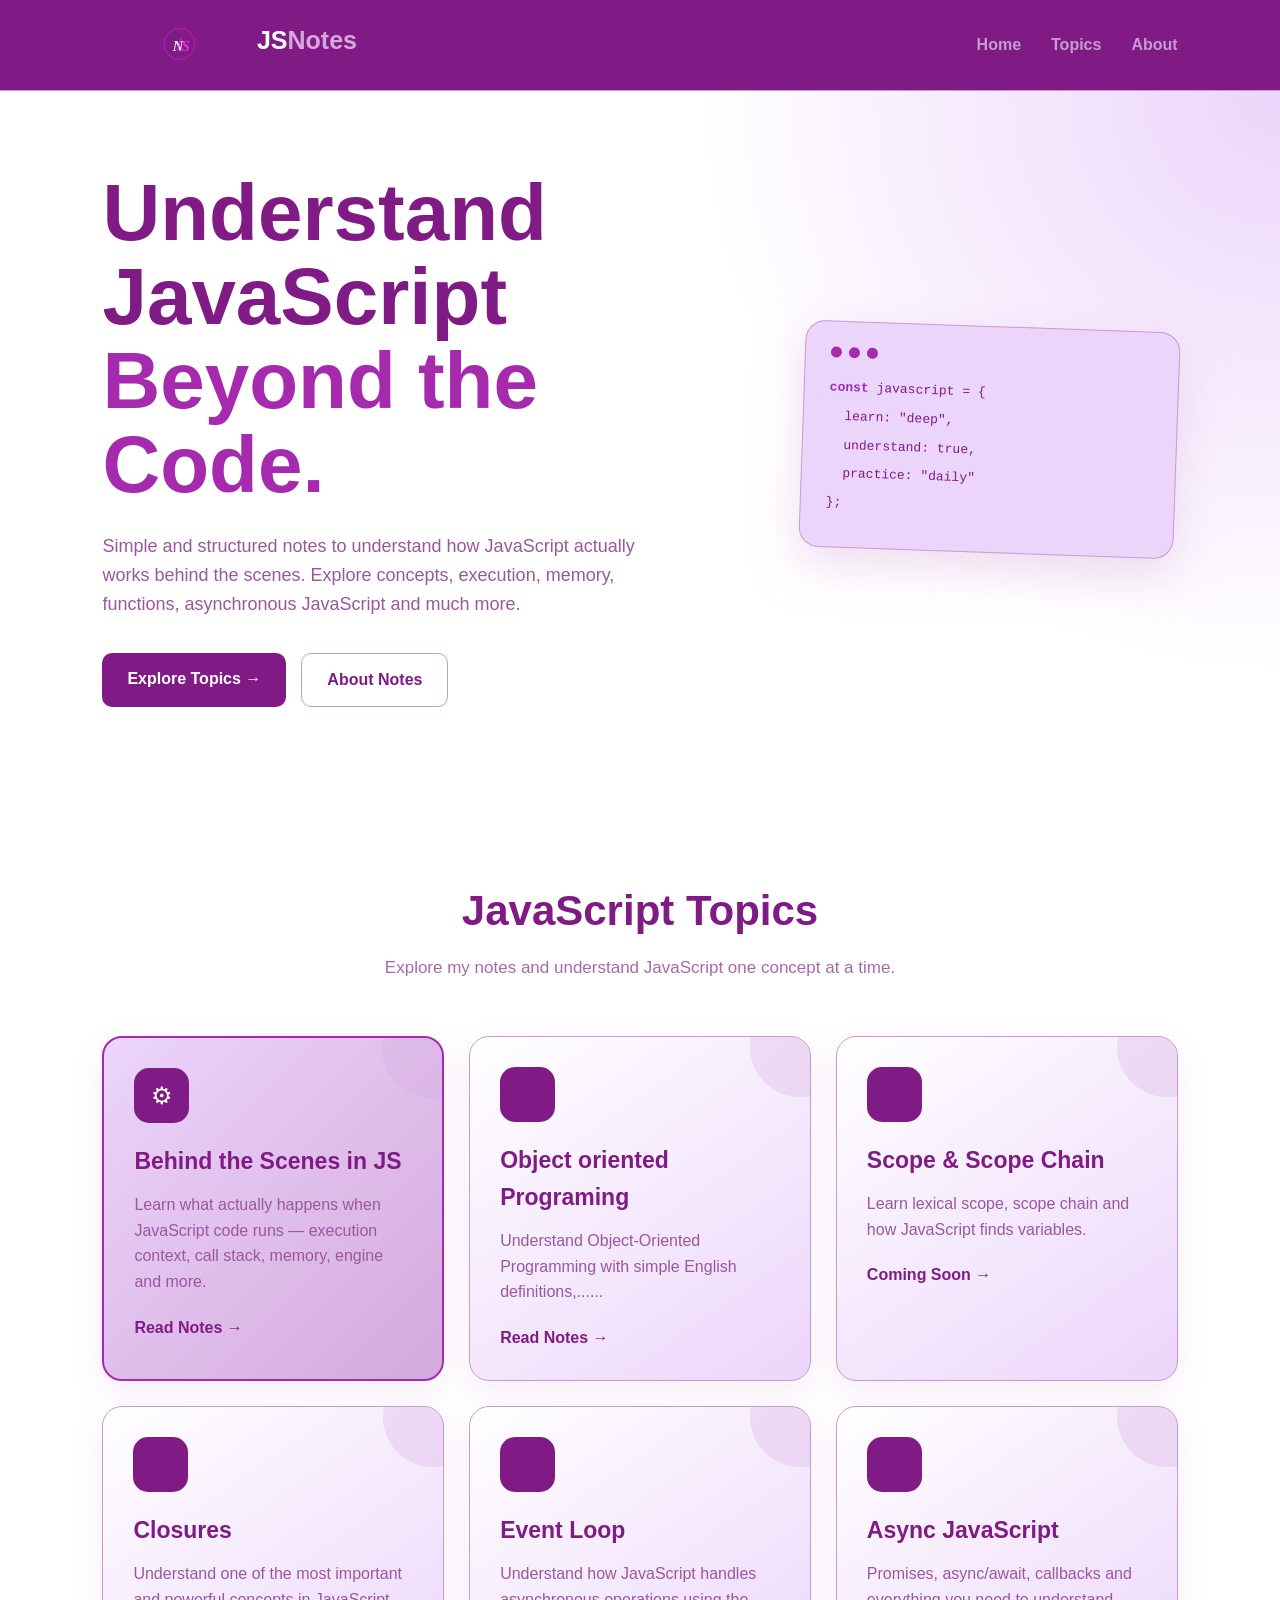
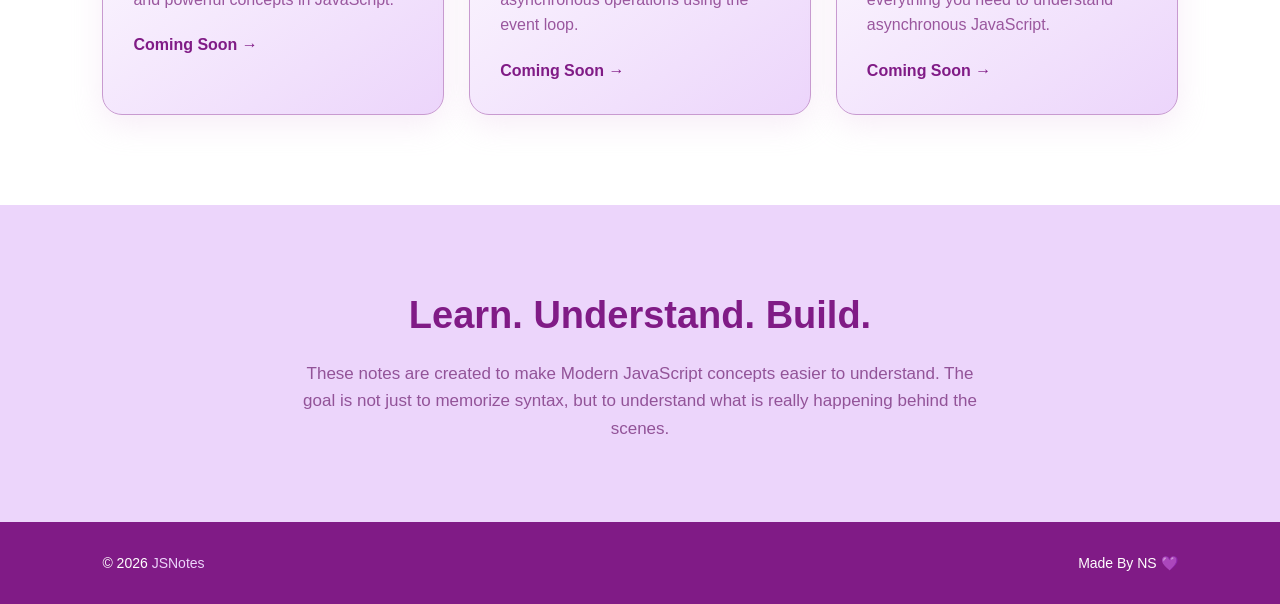
<file: index.html>
<!DOCTYPE html>
<html lang="en">

<head>
    <meta charset="UTF-8">
    <meta name="viewport" content="width=device-width, initial-scale=1.0">

    <title>Modern JavaScript Notes</title>
    <link rel="stylesheet" href="style.css">
</head>

<body>

    <!-- ================= NAVBAR ================= -->

    <nav>

        <div class="logo">
            <img src="image/logoT.svg" alt="">
            JS<span>Notes</span>
        </div>

        <ul>
            <li><a href="#home">Home</a></li>
            <li><a href="#topics">Topics</a></li>
            <li><a href="#about">About</a></li>
        </ul>

    </nav>


    <!-- ================= HERO ================= -->

    <section class="hero" id="home">

        <div class="hero-content">
            <h1>
                Understand JavaScript
                <span>Beyond the Code.</span>
            </h1>

            <p>
                Simple and structured notes to understand how
                JavaScript actually works behind the scenes.
                Explore concepts, execution, memory, functions,
                asynchronous JavaScript and much more.
            </p>

            <div class="hero-buttons">

                <a href="#topics" class="btn btn-primary">
                    Explore Topics →
                </a>

                <a href="#about" class="btn btn-secondary">
                    About Notes
                </a>

            </div>

        </div>

        <!-- CODE CARD -->
        <div class="hero-code">
            <div class="dots">
                <span></span>
                <span></span>
                <span></span>
            </div>

            <div class="code-line">
                <span class="code-keyword">const</span>
                javascript = {
            </div>

            <div class="code-line">
                &nbsp;&nbsp;learn: "deep",
            </div>

            <div class="code-line">
                &nbsp;&nbsp;understand: true,
            </div>

            <div class="code-line">
                &nbsp;&nbsp;practice: "daily"
            </div>

            <div class="code-line">
                };
            </div>

        </div>

    </section>


    <!-- ================= TOPICS ================= -->

    <section class="topics" id="topics">

        <div class="section-heading">

            <h2>JavaScript Topics</h2>

            <p>
                Explore my notes and understand JavaScript
                one concept at a time.
            </p>

        </div>


        <div class="cards">

            <!-- FEATURED -->
            <div class="card featured">

                <div class="card-icon">
                    ⚙
                </div>

                <h3>
                    Behind the Scenes in JS
                </h3>

                <p>
                    Learn what actually happens when JavaScript
                    code runs — execution context, call stack,
                    memory, engine and more.
                </p>

                <a href="./behindtheScene/Behind_the_scene.html" target="_blank">
                    Read Notes →
                </a>

            </div>

            <!-- OOP -->

            <div class="card">

                <div class="card-icon">
                    
                </div>

                <h3>
                    Object oriented Programing
                </h3>

                <p>
                    Understand Object-Oriented Programming with
                simple English definitions,......
                </p>

                <a href="./oop/oop.html" target="_blank">
                    Read Notes →
                </a>

            </div>


            <!-- CARD 3 -->

            <div class="card">

                <div class="card-icon">
                    
                </div>

                <h3>
                    Scope & Scope Chain
                </h3>

                <p>
                    Learn lexical scope, scope chain and how
                    JavaScript finds variables.
                </p>

                <a href="#">
                    Coming Soon →
                </a>

            </div>


            <!-- CARD 4 -->

            <div class="card">

                <div class="card-icon">
                    
                </div>

                <h3>
                    Closures
                </h3>

                <p>
                    Understand one of the most important and
                    powerful concepts in JavaScript.
                </p>

                <a href="#">
                    Coming Soon →
                </a>

            </div>


            <!-- CARD 5 -->

            <div class="card">

                <div class="card-icon">
                    
                </div>

                <h3>
                    Event Loop
                </h3>

                <p>
                    Understand how JavaScript handles asynchronous
                    operations using the event loop.
                </p>

                <a href="#">
                    Coming Soon →
                </a>

            </div>

            <!-- CARD 6 -->
            <div class="card">

                <div class="card-icon">
                    
                </div>

                <h3>
                    Async JavaScript
                </h3>

                <p>
                    Promises, async/await, callbacks and everything
                    you need to understand asynchronous JavaScript.
                </p>

                <a href="#">
                    Coming Soon →
                </a>

            </div>
        </div>
    </section>

    <!-- ================= ABOUT ================= -->
    <section class="about" id="about">
        <h2>
            Learn. Understand. Build.
        </h2>
        <p>
            These notes are created to make Modern JavaScript
            concepts easier to understand. The goal is not just
            to memorize syntax, but to understand what is really
            happening behind the scenes.
        </p>
    </section>

    <!-- ================= FOOTER ================= -->
    <footer>

        <p>
            © 2026 <span>JSNotes</span>
        </p>

        <p>
            Made By NS 💜
        </p>

    </footer>


</body>

</html>
</file>
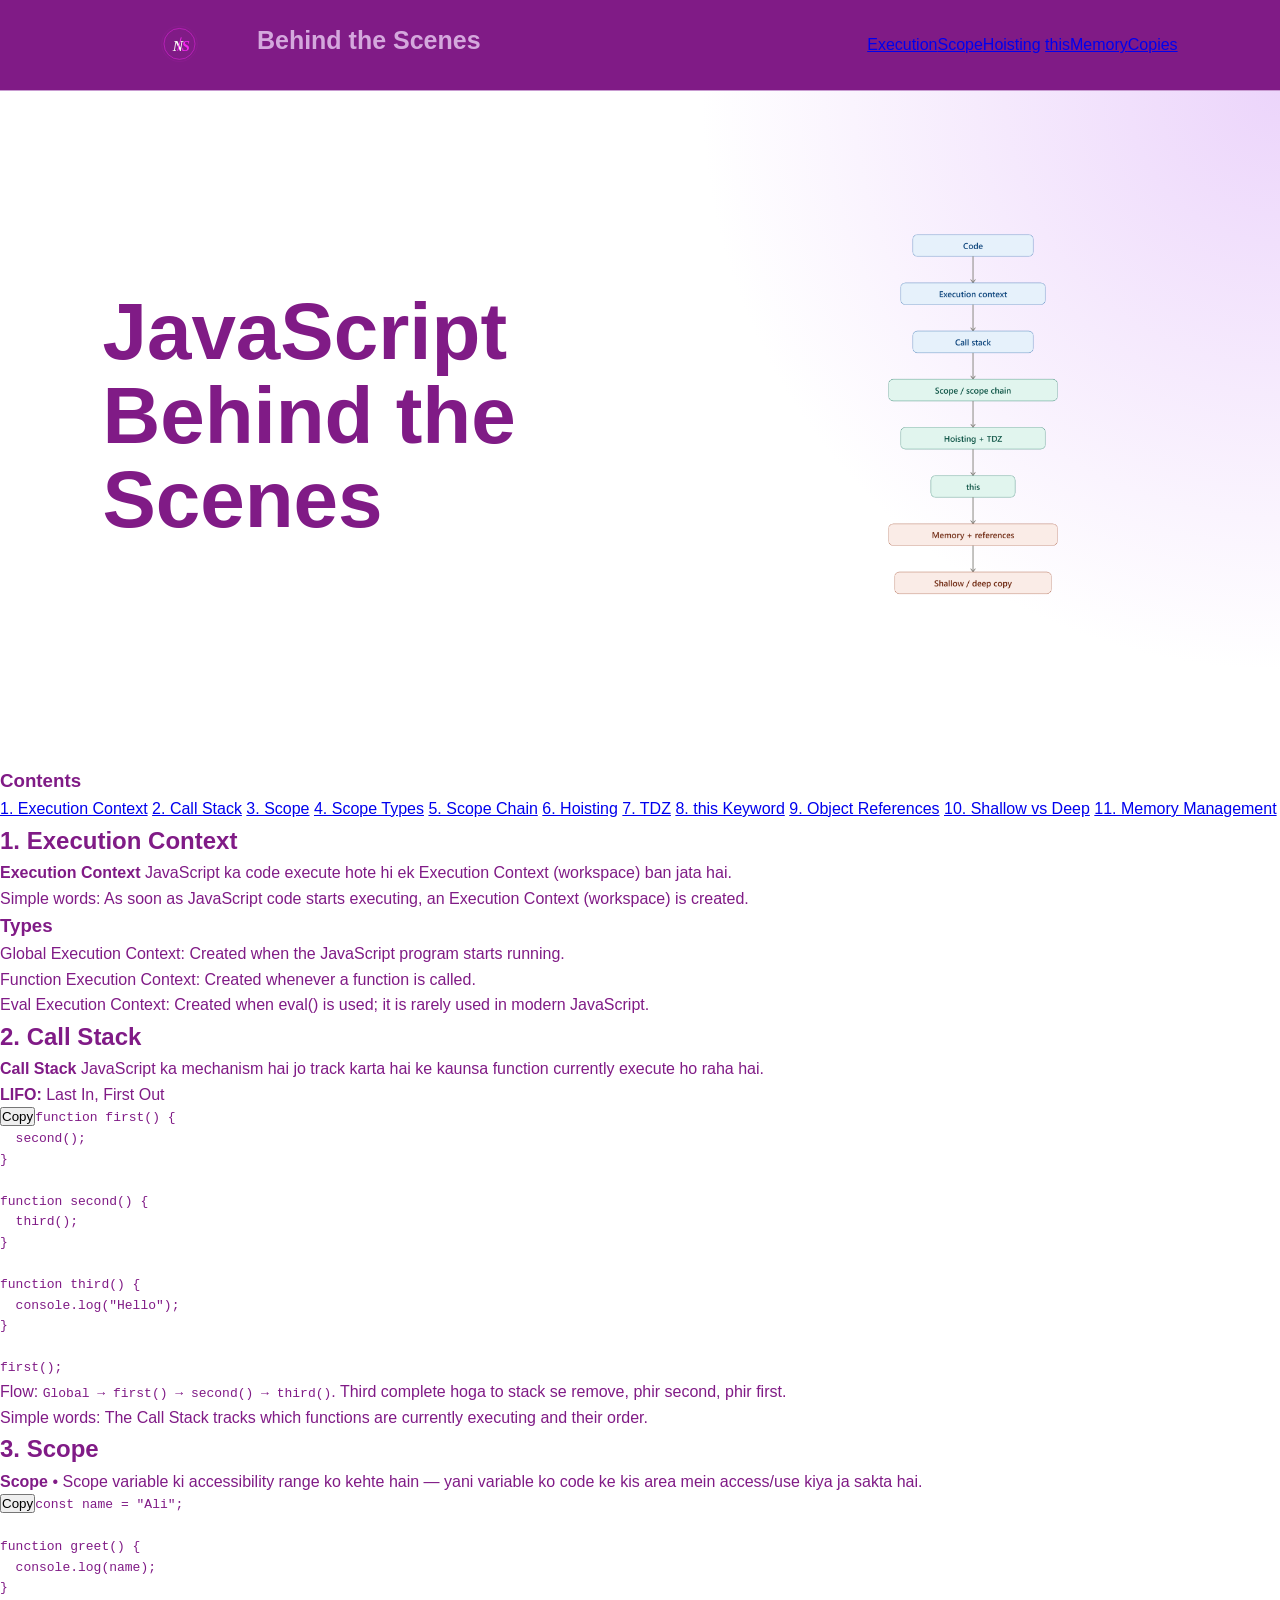
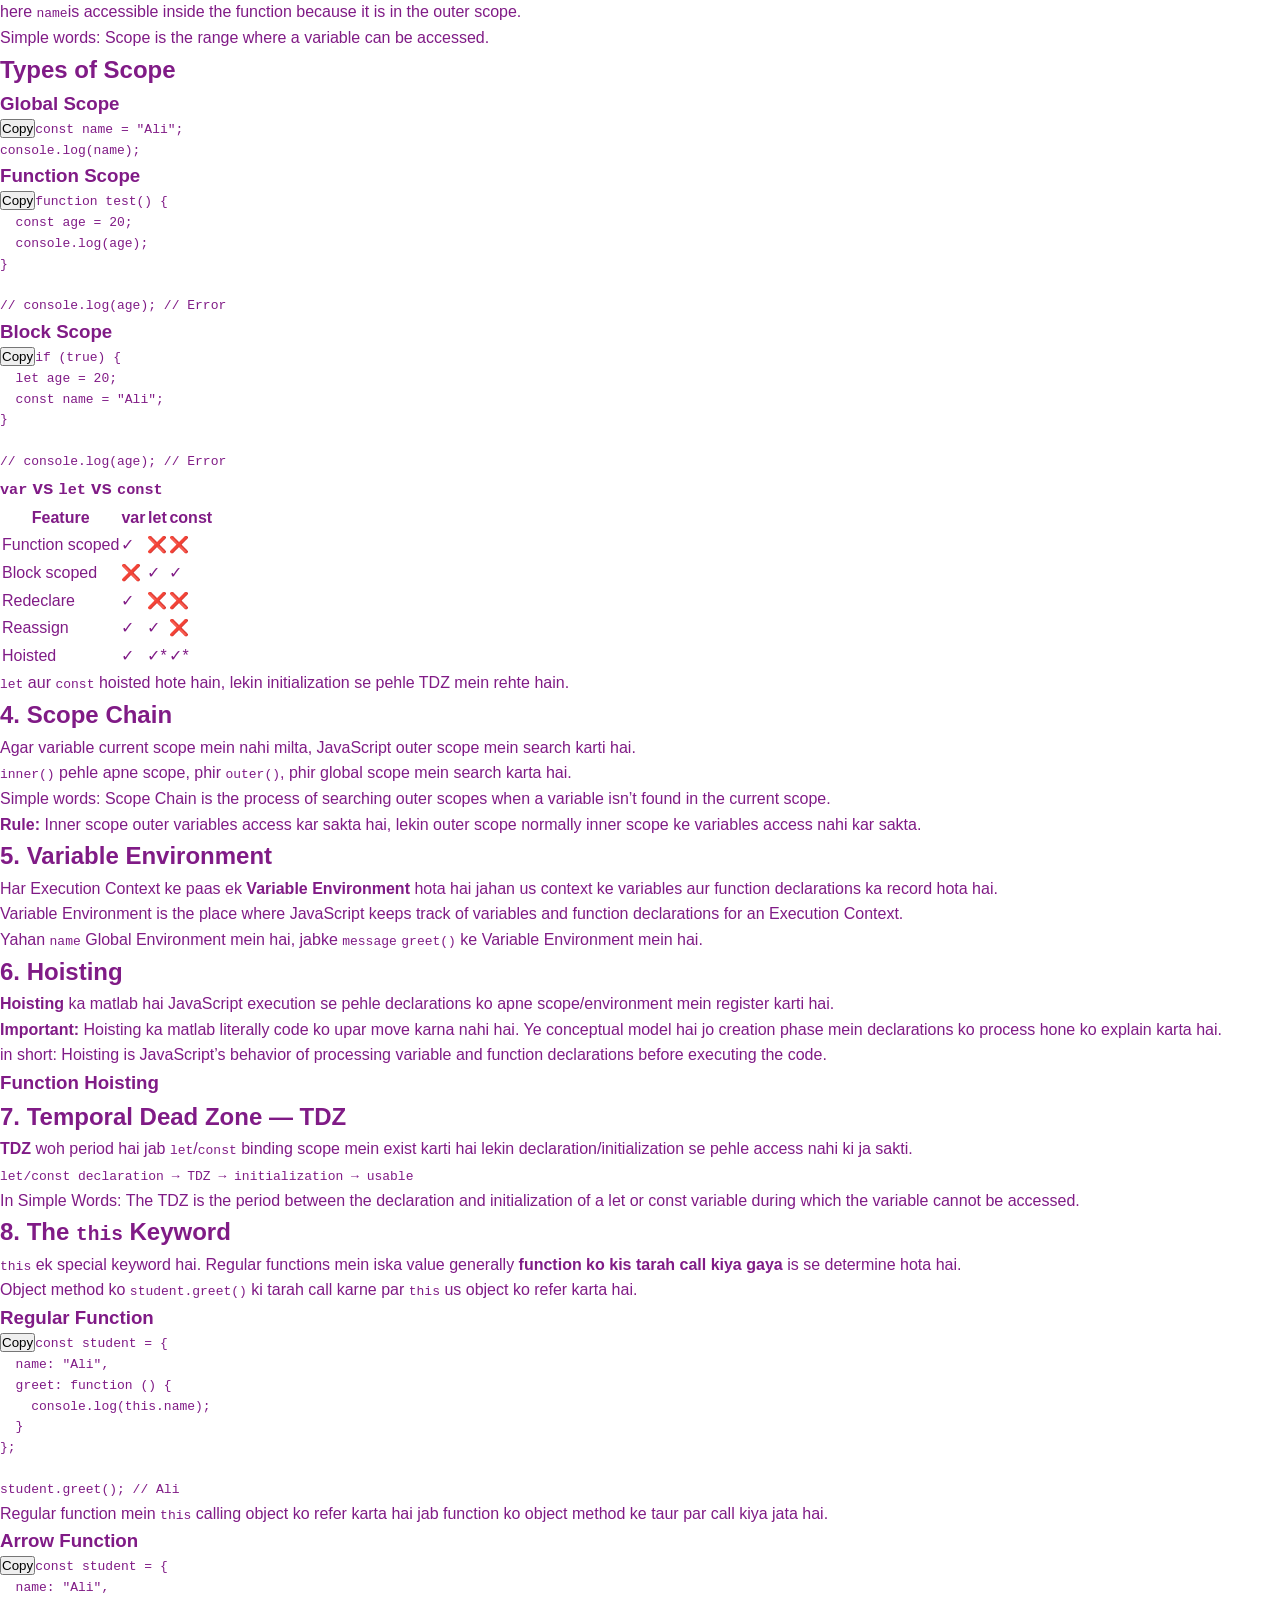
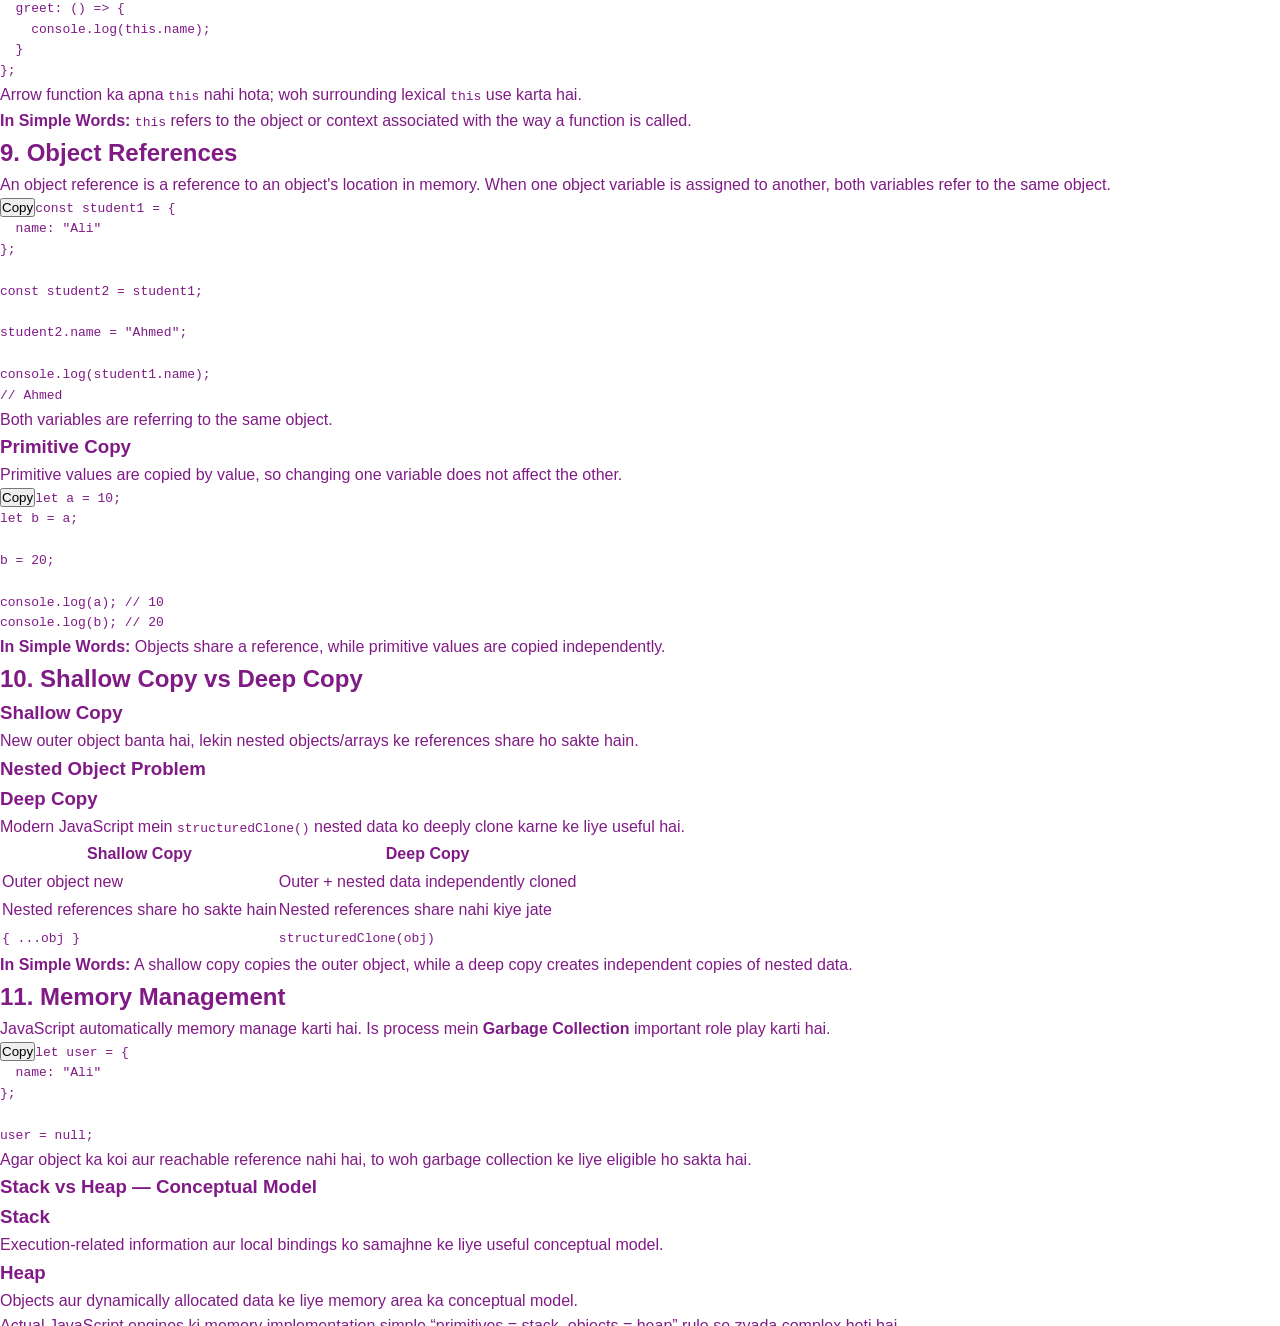
<file: Beind_the_scene.html>
<!DOCTYPE html>
<html lang="en">
<head>
<meta charset="UTF-8">
<meta name="viewport" content="width=device-width, initial-scale=1.0">
<title>JavaScript Behind the Scenes</title>
<link rel="stylesheet" href="style.css">
</head>
<body>
<header>
<nav class="nav">
  <div class="logo">
    <img src="image/logoT.svg" alt="">
    <span>Behind the Scenes</span>
  </div>
  <div class="navlinks">
    <a href="#execution">Execution</a><a href="#scope">Scope</a><a href="#hoisting">Hoisting</a>
    <a href="#this">this</a><a href="#memory">Memory</a><a href="#copy">Copies</a>
  </div>
</nav>
</header>

<main>
<div class="hero">
  <div>
    <!-- <span class="badge">Basic → Intermediate → Advanced</span> -->
    <h1>JavaScript<br>Behind the Scenes</h1>
    <!-- <p>Execution Contexts, Call Stack, Scope Chain, Hoisting, TDZ, <code>this</code>, Functions, Memory Management aur Object References — easy Roman Urdu + English notes.</p> -->
  </div>
  <div class="hero-card">
    <div class="flow">
      <img style="height: 400px;" src="image/js_execution_flow_compact.png" alt=""> 
</div>
  </div>
</div>

<div class="layout">
<aside>
<h3> Contents</h3>
<a href="#execution">1. Execution Context</a>
<a href="#stack">2. Call Stack</a>
<a href="#scope">3. Scope</a>
<a href="#scope-types">4. Scope Types</a>
<a href="#scopechain">5. Scope Chain</a>
<a href="#hoisting">6. Hoisting</a>
<a href="#tdz">7. TDZ</a>
<a href="#this">8. this Keyword</a>
<a href="#references">9. Object References</a>
<a href="#copy">10. Shallow vs Deep</a>
<a href="#memory">11. Memory Management</a>
</aside>

<div>
<section id="execution">
<h2>1. Execution Context</h2>
<p><b>Execution Context</b> JavaScript ka code execute hote hi ek Execution Context (workspace) ban jata hai.</p>
<div class="note">Simple words: As soon as JavaScript code starts executing, an Execution Context (workspace) is created.</div>
<h3>Types</h3>
<ol>
  <li>Global Execution Context: Created when the JavaScript program starts running.</li>
  <li>Function Execution Context: Created whenever a function is called.</li>
  <li>Eval Execution Context: Created when eval() is used; it is rarely used in modern JavaScript.</li></ol>
</section>

<section id="stack">
<h2>2. Call Stack</h2>
<p><b>Call Stack</b> JavaScript ka mechanism hai jo track karta hai ke kaunsa function currently execute ho raha hai.</p>
<div class="note"><b>LIFO:</b> Last In, First Out</div>
<pre><button class="copy">Copy</button><code>function first() {
  second();
}

function second() {
  third();
}

function third() {
  console.log("Hello");
}

first();</code></pre>
<p>Flow: <code>Global → first() → second() → third()</code>. Third complete hoga to stack se remove, phir second, phir first.</p>
<div class="note">Simple words: The Call Stack tracks which functions are currently executing and their order.</div>
</section>

<section id="scope">
<h2>3. Scope</h2>
<p><b>Scope</b> •	Scope variable ki accessibility range ko kehte hain — yani variable ko code ke kis area mein access/use kiya ja sakta hai.</p>
<pre><button class="copy">Copy</button><code>const name = "Ali";

function greet() {
  console.log(name);
}</code></pre>
<p>here <code>name</code>is accessible inside the function because it is in the outer scope.</p>
<div class="note">Simple words: Scope is the range where a variable can be accessed.</div>

</section>

<section id="scope-types">
<h2> Types of Scope</h2>
<h3>Global Scope</h3>
<pre><button class="copy">Copy</button><code>const name = "Ali";
console.log(name);</code></pre>
<h3>Function Scope</h3>
<pre><button class="copy">Copy</button><code>function test() {
  const age = 20;
  console.log(age);
}

// console.log(age); // Error</code></pre>
<h3>Block Scope</h3>
<pre><button class="copy">Copy</button><code>if (true) {
  let age = 20;
  const name = "Ali";
}

// console.log(age); // Error</code></pre>

<h3><code>var</code> vs <code>let</code> vs <code>const</code></h3>
<table><tr><th>Feature</th><th>var</th><th>let</th><th>const</th></tr>
<tr><td>Function scoped</td><td>✓</td><td>❌</td><td>❌</td></tr>
<tr><td>Block scoped</td><td>❌</td><td>✓</td><td>✓</td></tr>
<tr><td>Redeclare</td><td>✓</td><td>❌</td><td>❌</td></tr>
<tr><td>Reassign</td><td>✓</td><td>✓</td><td>❌</td></tr>
<tr><td>Hoisted</td><td>✓</td><td>✓*</td><td>✓*</td></tr></table>
<p class="muted"> <code>let</code> aur <code>const</code> hoisted hote hain, lekin initialization se pehle TDZ mein rehte hain.</p>
</section>

<section id="scopechain">
<h2>4. Scope Chain</h2>
<p>Agar variable current scope mein nahi milta, JavaScript outer scope mein search karti hai.</p>
<!-- <pre><button class="copy">Copy</button><code>const country = "Pakistan";

function outer() {
  const city = "Karachi";

  function inner() {
    const name = "Ali";

    console.log(name);
    console.log(city);
    console.log(country);
  }

  inner();
}

outer();</code></pre> -->
<p><code>inner()</code> pehle apne scope, phir <code>outer()</code>, phir global scope mein search karta hai.</p>
<div class="note">Simple words: Scope Chain is the process of searching outer scopes when a variable isn’t found in the current scope.</div>

<div class="note"><b>Rule:</b> Inner scope outer variables access kar sakta hai, lekin outer scope normally inner scope ke variables access nahi kar sakta.</div>
</section>

<!-- //variable-environment -->
<section id="variable-environment">
  <h2>5. Variable Environment</h2>

  <p>
    Har Execution Context ke paas ek <b>Variable Environment</b> hota hai
    jahan us context ke variables aur function declarations ka record hota hai.
  </p>

  <!-- <pre><button class="copy">Copy</button><code>const name = "Ali";

function greet() {
  const message = "Hello";
  console.log(name);
  console.log(message);
}</code></pre> -->
<div class="note">Variable Environment is the place where JavaScript keeps track of variables and function declarations for an Execution Context.</div>
  <p>
    Yahan <code>name</code> Global Environment mein hai, jabke
    <code>message</code> <code>greet()</code> ke Variable Environment mein hai.
  </p>
</section>

<!-- hoisting -->
<section id="hoisting">
<h2>6. Hoisting</h2>
<p><b>Hoisting</b> ka matlab hai JavaScript execution se pehle declarations ko apne scope/environment mein register karti hai.</p>
<!-- <pre><button class="copy">Copy</button><code>console.log(x);
var x = 10;

// Output: undefined</code></pre> -->
<div class="note"><b>Important:</b> Hoisting ka matlab literally code ko upar move karna nahi hai. Ye conceptual model hai jo creation phase mein declarations ko process hone ko explain karta hai.</div>

<div class="note">in short: Hoisting is JavaScript’s behavior of processing variable and function declarations before executing the code.</div>
<h3>Function Hoisting</h3>
<!-- <pre><button class="copy">Copy</button><code>greet();

function greet() {
  console.log("Hello");
}

// Output: Hello</code></pre> -->
</section>

<!-- //TDZ -->
<section id="tdz">
<h2>7. Temporal Dead Zone — TDZ</h2>
<p><b>TDZ</b> woh period hai jab <code>let</code>/<code>const</code> binding scope mein exist karti hai lekin declaration/initialization se pehle access nahi ki ja sakti.</p>
<!-- <pre><button class="copy">Copy</button><code>console.log(age);

let age = 20;

// ReferenceError</code></pre> -->
<div class="note"><code>let/const declaration → TDZ → initialization → usable</code></div>
<div class="note">In Simple Words: The TDZ is the period between the declaration and initialization of a let or const variable during which the variable cannot be accessed.</div>

</section>

<!-- //this -->
<section id="this">
  <h2>8. The <code>this</code> Keyword</h2>

  <p>
    <code>this</code> ek special keyword hai. Regular functions mein iska value generally
    <b>function ko kis tarah call kiya gaya</b> is se determine hota hai.
  </p>

  <div class="note">
    Object method ko <code>student.greet()</code> ki tarah call karne par
    <code>this</code> us object ko refer karta hai.
  </div>

  <h3>Regular Function</h3>

  <pre><button class="copy">Copy</button><code>const student = {
  name: "Ali",
  greet: function () {
    console.log(this.name);
  }
};

student.greet(); // Ali</code></pre>

  <p>
    Regular function mein <code>this</code> calling object ko refer karta hai jab
    function ko object method ke taur par call kiya jata hai.
  </p>

  <h3>Arrow Function</h3>

  <pre><button class="copy">Copy</button><code>const student = {
  name: "Ali",
  greet: () => {
    console.log(this.name);
  }
};</code></pre>

  <p>
    Arrow function ka apna <code>this</code> nahi hota; woh surrounding lexical
    <code>this</code> use karta hai.
  </p>

  <div class="note">
    <b>In Simple Words:</b> <code>this</code> refers to the object or context
    associated with the way a function is called.
  </div>
</section>

<!-- <section id="functions">
<h2>12. Regular Functions vs Arrow Functions</h2>
<table><tr><th>Regular Function</th><th>Arrow Function</th></tr>
<tr><td>Apna <code>this</code> ho sakta hai</td><td>Apna <code>this</code> nahi hota</td></tr>
<tr><td><code>this</code> call ke tareeqe par depend karta hai</td><td>Outer lexical <code>this</code> use karta hai</td></tr>
<tr><td>Apna <code>arguments</code> object hota hai</td><td>Apna <code>arguments</code> nahi hota</td></tr>
<tr><td>Constructor ke taur par use ho sakta hai</td><td>Constructor nahi ban sakta</td></tr></table>
</section>

<section id="primitives">
<h2>13. Primitive Values</h2>
<p>JavaScript values ko broadly primitive values aur objects mein samjha jata hai.</p>
<ul><li>String</li><li>Number</li><li>Boolean</li><li>Undefined</li><li>Null</li><li>Symbol</li><li>BigInt</li></ul>
<pre><button class="copy">Copy</button><code>let age = 20;
let name = "Ali";
let isStudent = true;</code></pre>
<p>Primitive values immutable hote hain.</p>
</section> -->
<!-- 
<section id="references">
<h2>14. Object References</h2>
<p>Objects reference values hote hain. Assignment se same object ka reference share ho sakta hai.</p>
<pre><button class="copy">Copy</button><code>const student1 = {
  name: "Ali"
};

const student2 = student1;

student2.name = "Ahmed";

console.log(student1.name);
// Ahmed</code></pre>
<div class="note">Dono variables same object ko refer kar rahe hain.</div>
<h3>Primitive Copy</h3>
<pre><button class="copy">Copy</button><code>let a = 10;
let b = a;

b = 20;

console.log(a); // 10
console.log(b); // 20</code></pre>

  <div class="note">
    <b>In Simple Words:</b> An object reference is a reference to an object’s location in memory, and assigning one object variable to another copies the reference, not the object
  </div>
</section> -->

<section id="references">
<h2>9. Object References</h2>

<p>
  An object reference is a reference to an object's location in memory.
  When one object variable is assigned to another, both variables refer to the same object.
</p>

<pre><button class="copy">Copy</button><code>const student1 = {
  name: "Ali"
};

const student2 = student1;

student2.name = "Ahmed";

console.log(student1.name);
// Ahmed</code></pre>

<div class="note">
  Both variables are referring to the same object.
</div>

<h3>Primitive Copy</h3>

<p>
  Primitive values are copied by value, so changing one variable does not affect the other.
</p>

<pre><button class="copy">Copy</button><code>let a = 10;
let b = a;

b = 20;

console.log(a); // 10
console.log(b); // 20</code></pre>

<div class="note">
  <b>In Simple Words:</b> Objects share a reference, while primitive values are copied independently.
</div>

</section>

<section id="copy">
<h2>10. Shallow Copy vs Deep Copy</h2>
<h3>Shallow Copy</h3>
<p>New outer object banta hai, lekin nested objects/arrays ke references share ho sakte hain.</p>
<!-- <pre><button class="copy">Copy</button><code>const user1 = {
  name: "Ali",
  age: 20
};

const user2 = { ...user1 };

user2.name = "Ahmed";

console.log(user1.name);
// Ali</code></pre> -->
<h3>Nested Object Problem</h3>
<!-- <pre><button class="copy">Copy</button><code>const user1 = {
  name: "Ali",
  address: {
    city: "Karachi"
  }
};

const user2 = { ...user1 };

user2.address.city = "Lahore";

console.log(user1.address.city);
// Lahore</code></pre> -->
<h3>Deep Copy</h3>
<p>Modern JavaScript mein <code>structuredClone()</code> nested data ko deeply clone karne ke liye useful hai.</p>
<!-- <pre><button class="copy">Copy</button><code>const user2 = structuredClone(user1);

user2.address.city = "Lahore";

console.log(user1.address.city);
// Karachi</code></pre> -->
<table><tr><th>Shallow Copy</th><th>Deep Copy</th></tr>
<tr><td>Outer object new</td><td>Outer + nested data independently cloned</td></tr>
<tr><td>Nested references share ho sakte hain</td><td>Nested references share nahi kiye jate</td></tr>
<tr><td><code>{ ...obj }</code></td><td><code>structuredClone(obj)</code></td></tr></table>
<div class="note">
  <b>In Simple Words:</b> A shallow copy copies the outer object, while a deep copy creates independent copies of nested data.
</div>

</section>

<section id="memory">
<h2>11. Memory Management</h2>
<p>JavaScript automatically memory manage karti hai. Is process mein <b>Garbage Collection</b> important role play karti hai.</p>
<pre><button class="copy">Copy</button><code>let user = {
  name: "Ali"
};

user = null;</code></pre>
<p>Agar object ka koi aur reachable reference nahi hai, to woh garbage collection ke liye eligible ho sakta hai.</p>
<h3>Stack vs Heap — Conceptual Model</h3>
<div class="grid">
<div class="mini"><h3>Stack</h3><p>Execution-related information aur local bindings ko samajhne ke liye useful conceptual model.</p></div>
<div class="mini"><h3>Heap</h3><p>Objects aur dynamically allocated data ke liye memory area ka conceptual model.</p></div>
</div>
<div class="note">Actual JavaScript engines ki memory implementation simple “primitives = stack, objects = heap” rule se zyada complex hoti hai.</div>
</section>

</div>
</div>
</main>


<script>
document.querySelectorAll('.copy').forEach(btn=>{
  btn.addEventListener('click',()=>{
    const text=btn.parentElement.querySelector('code').innerText;
    navigator.clipboard.writeText(text);
    const old=btn.innerText; btn.innerText='Copied!';
    setTimeout(()=>btn.innerText=old,900);
  });
});
function showAnswer(btn, answer){
  let next=btn.nextElementSibling;
  if(next && next.classList.contains('answer')) next.remove();
  else {
    const div=document.createElement('div');
    div.className='answer';
    div.textContent='Answer: '+answer;
    btn.insertAdjacentElement('afterend',div);
  }
}
</script>
</body>
</html>
</file>
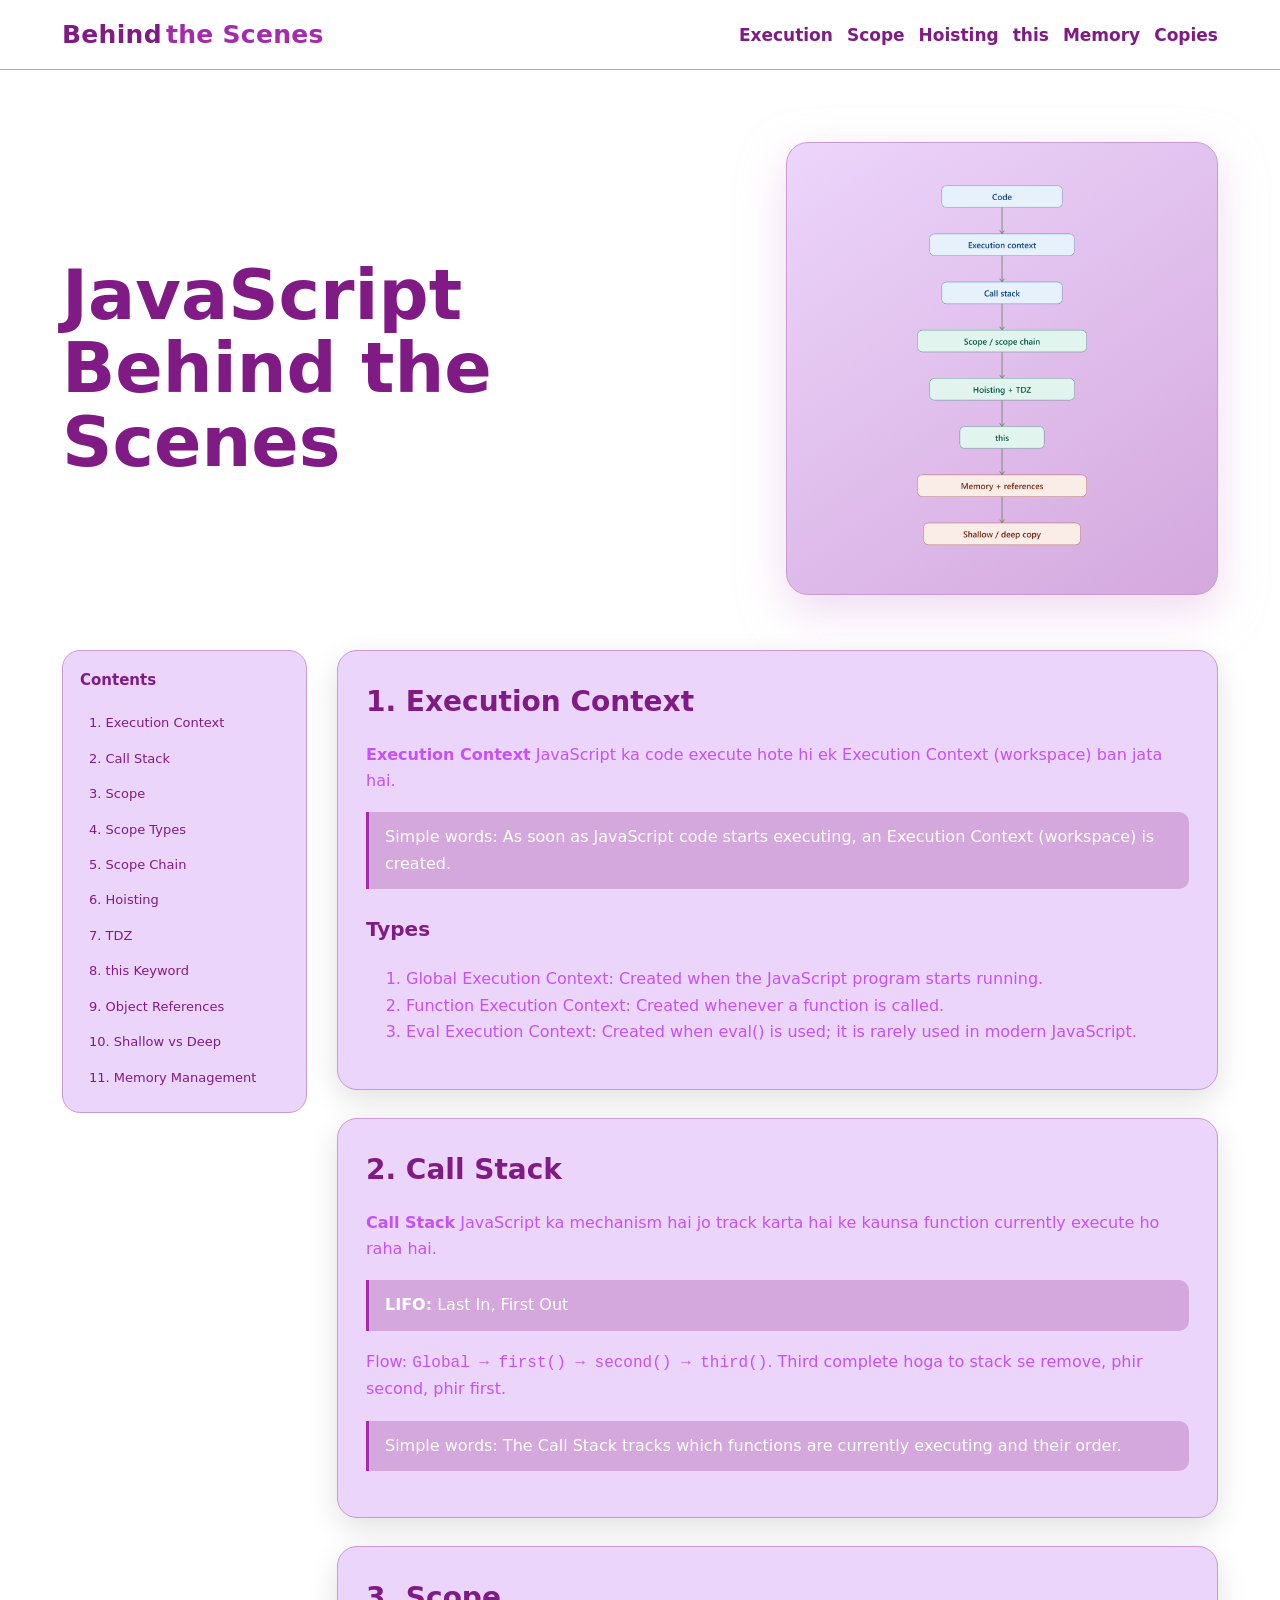
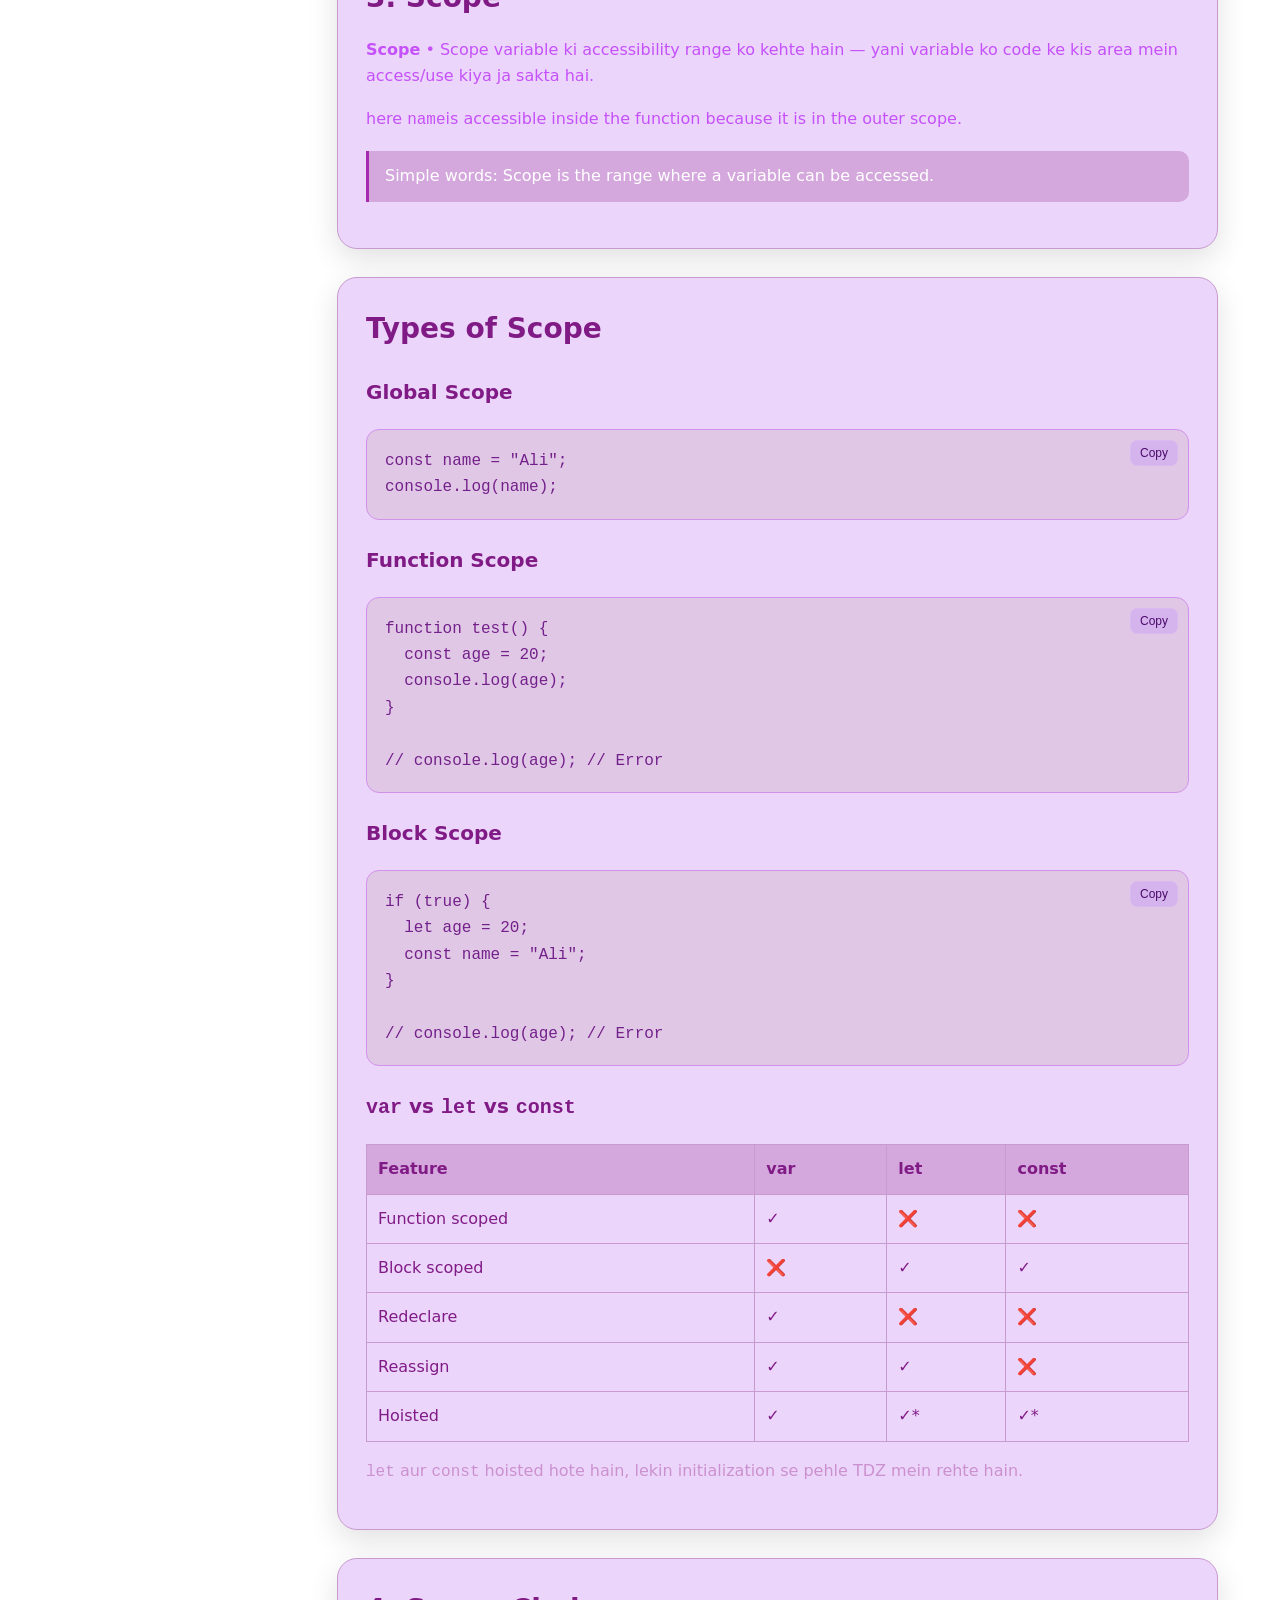
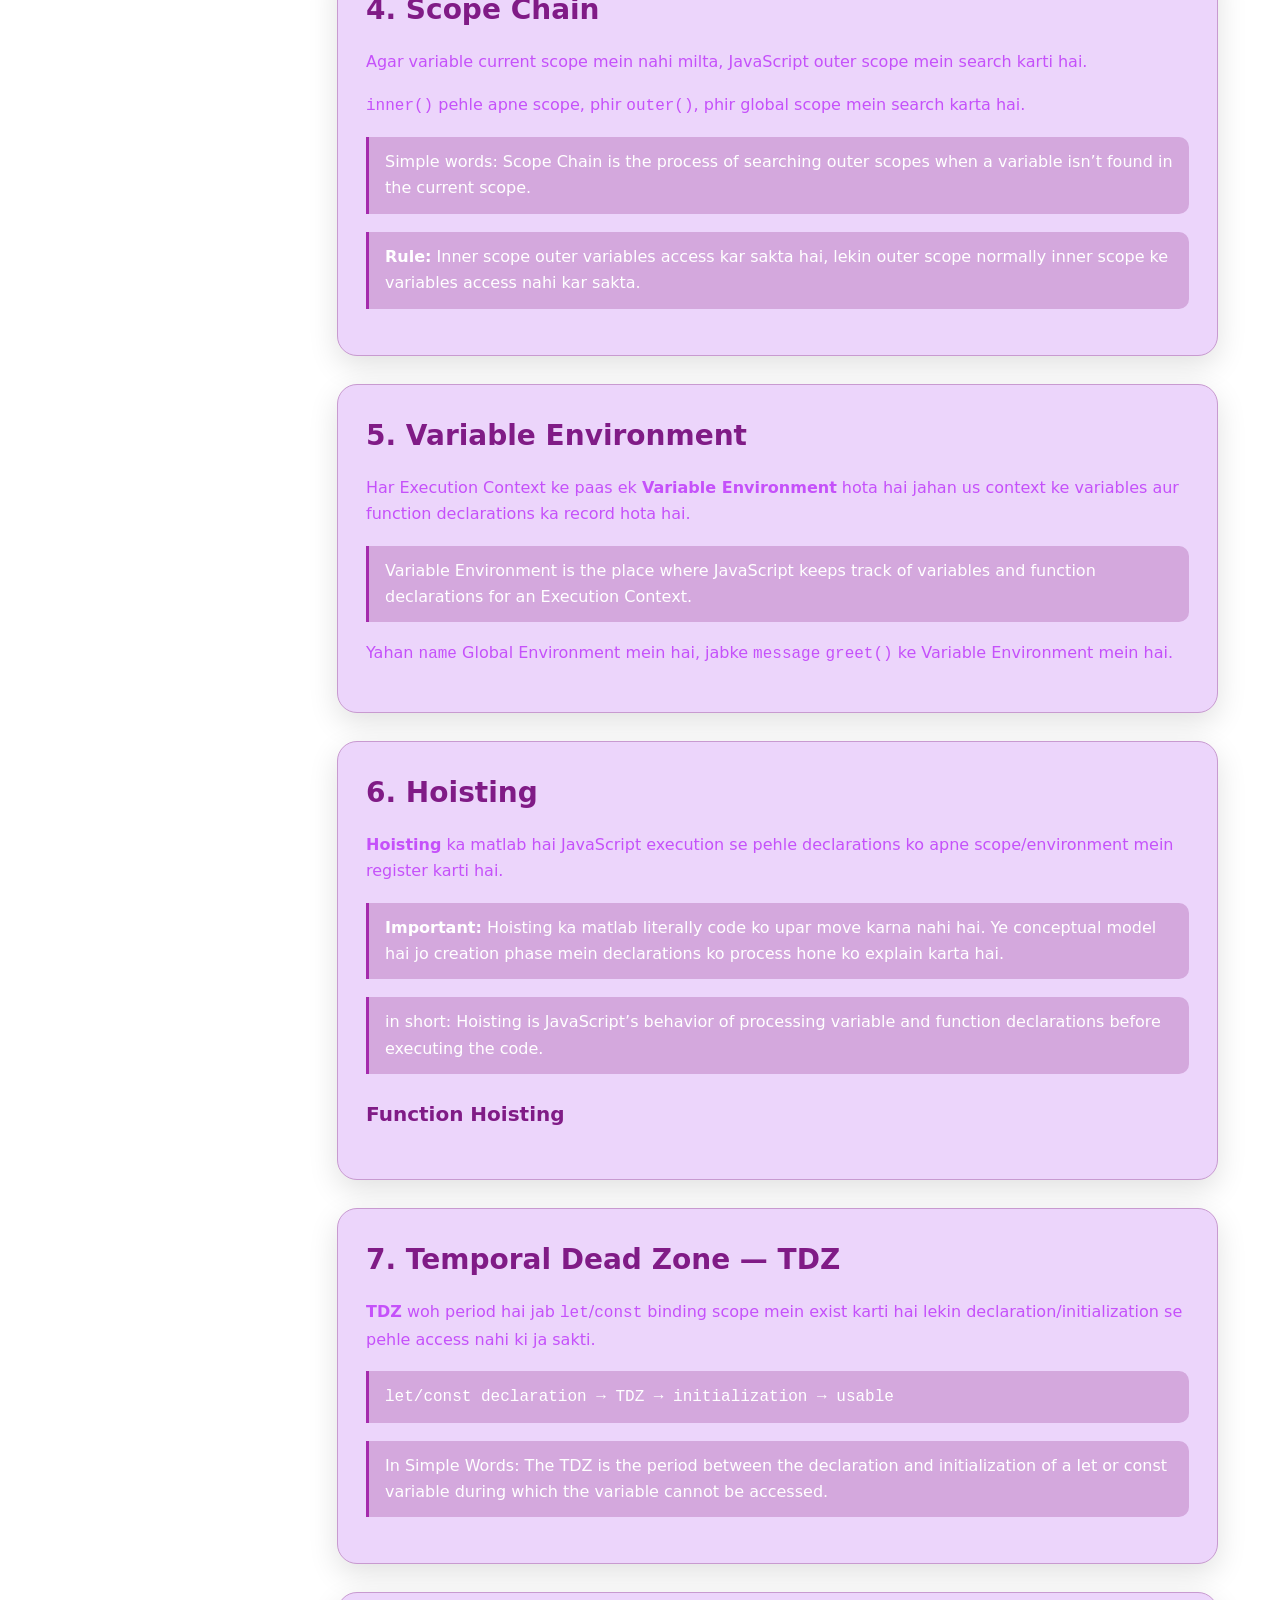
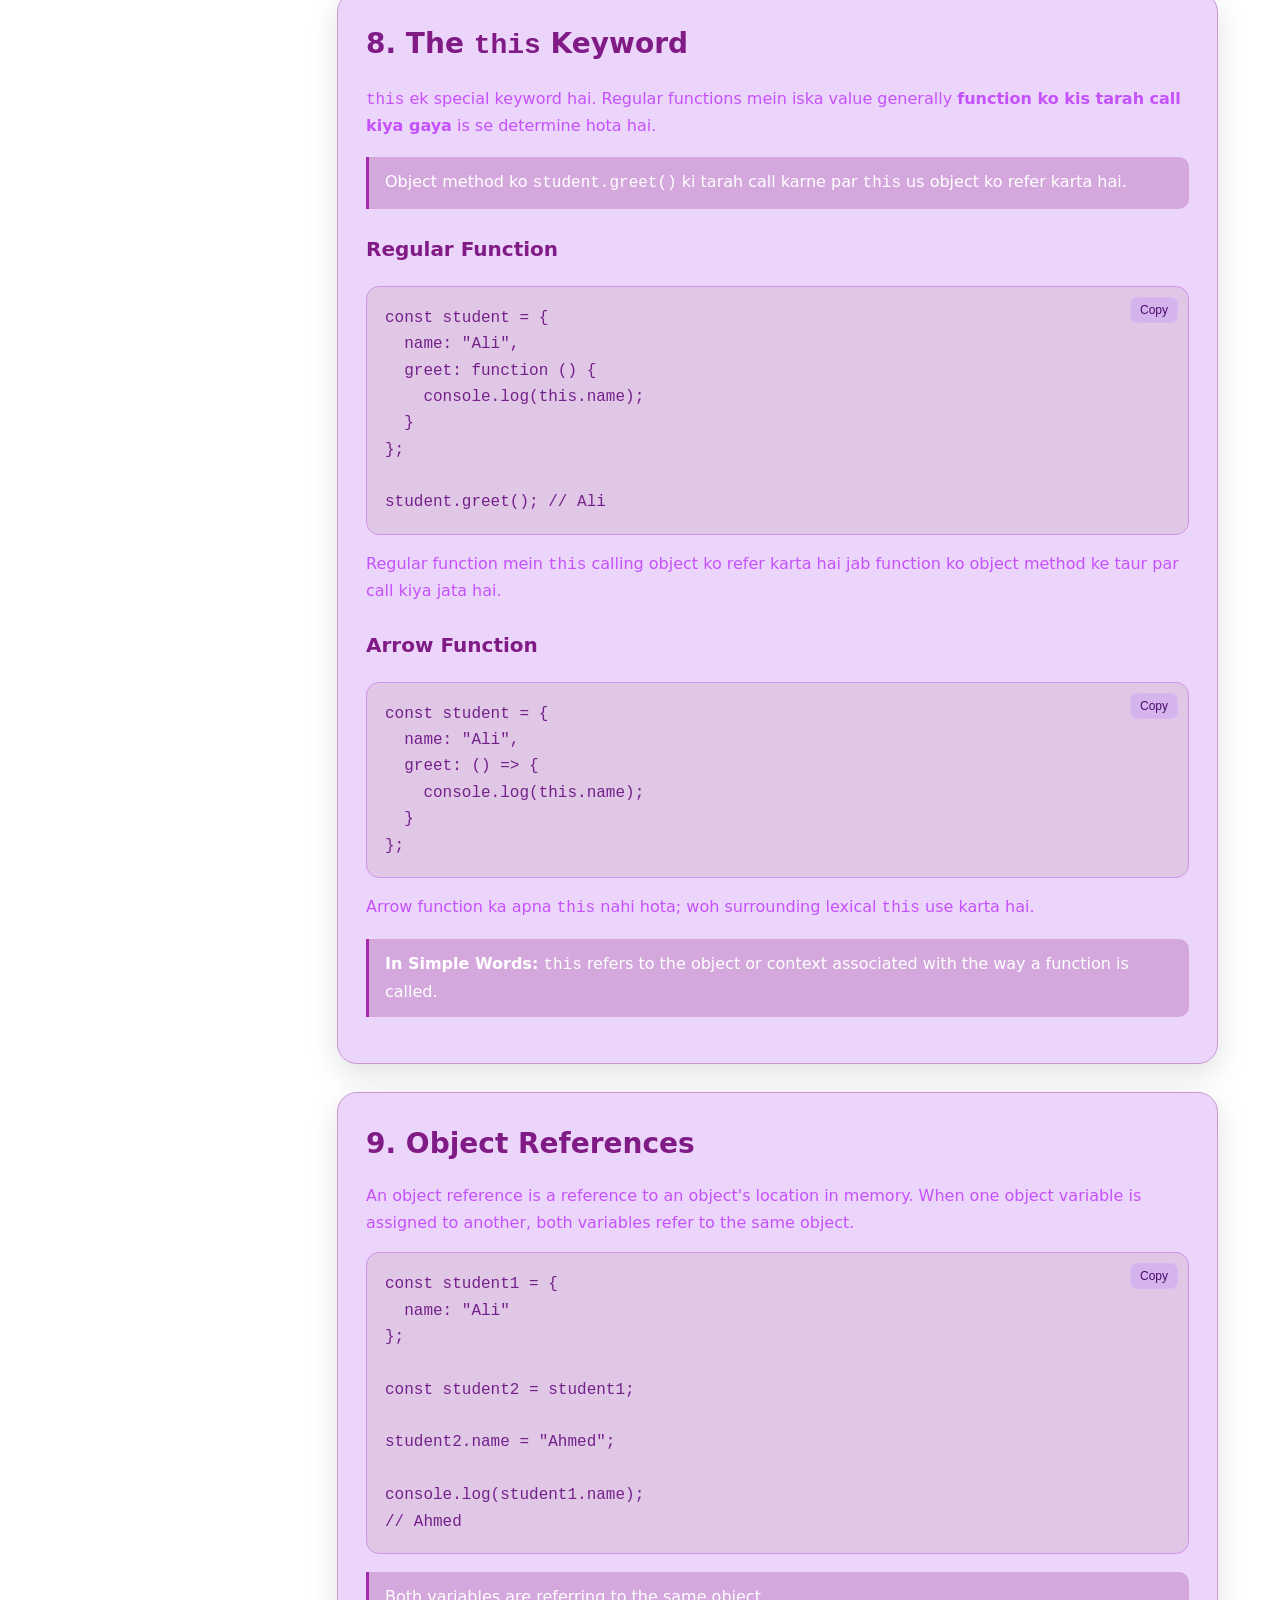
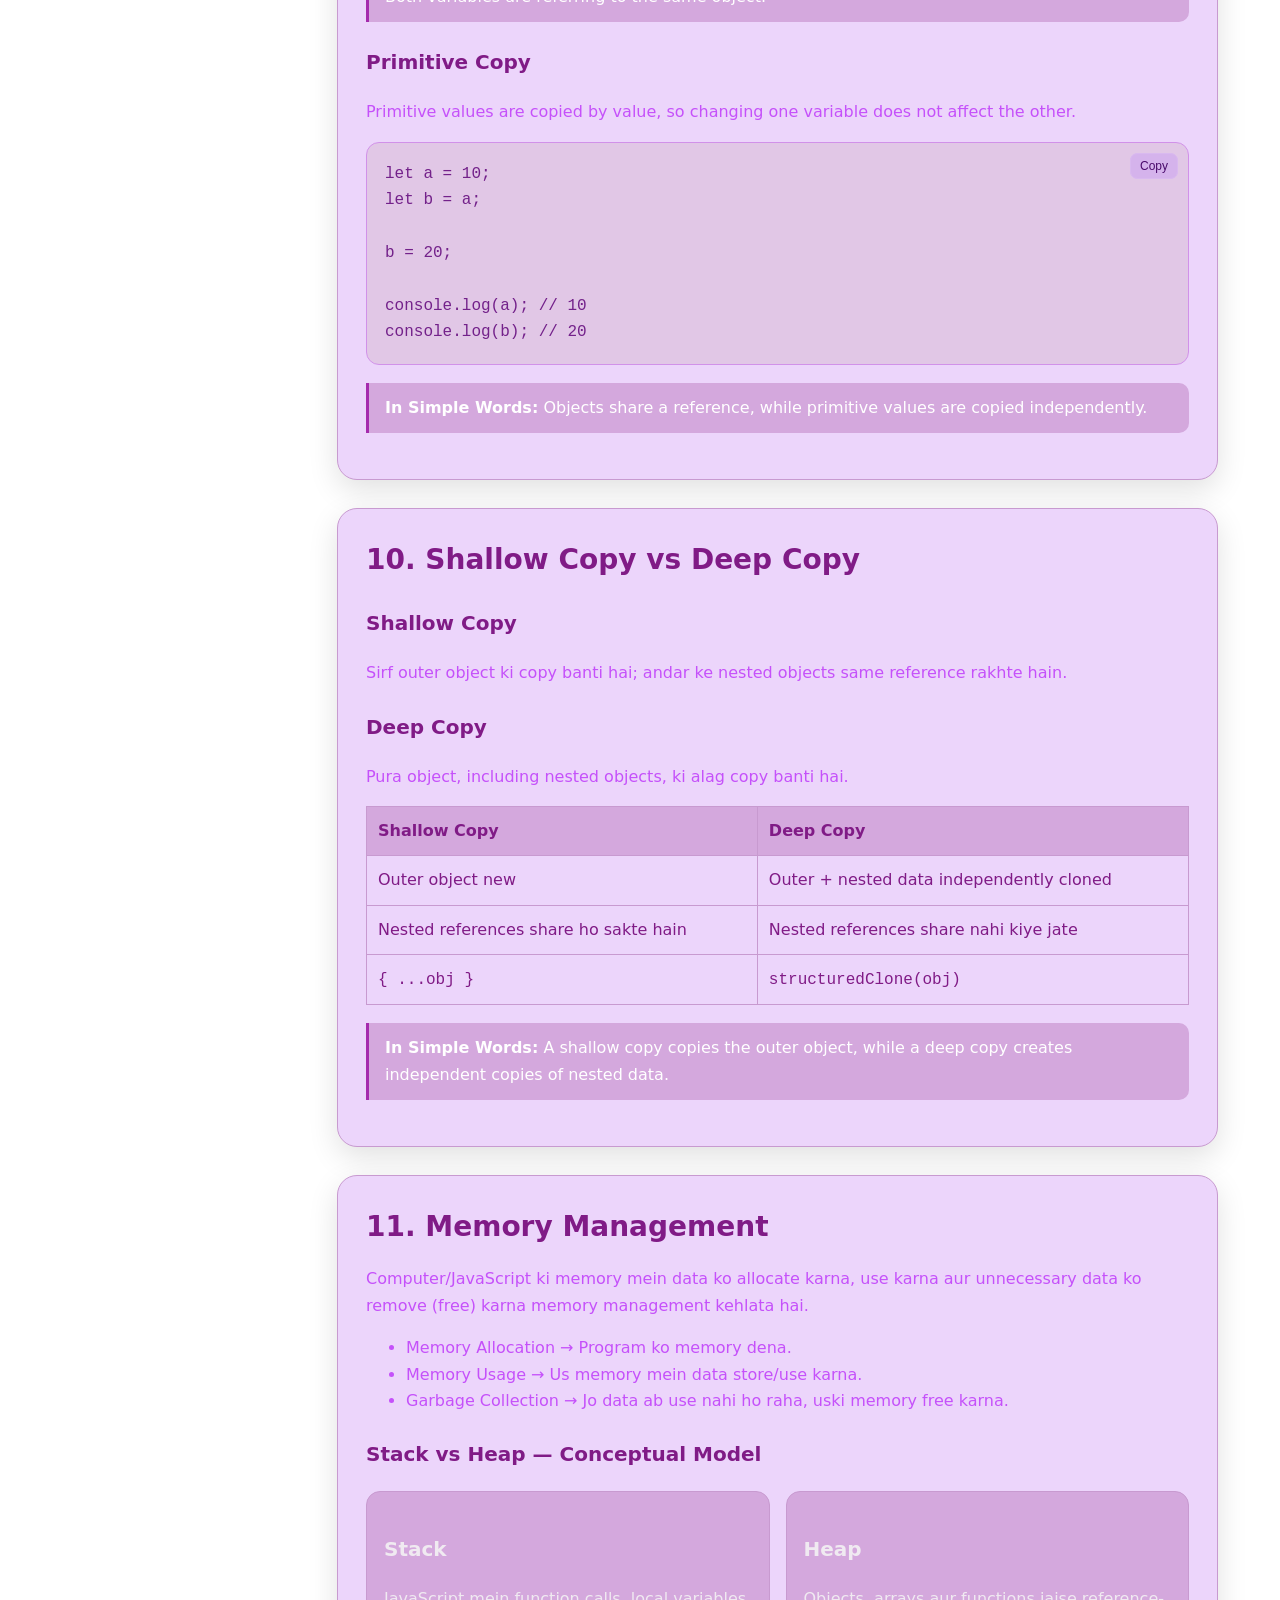
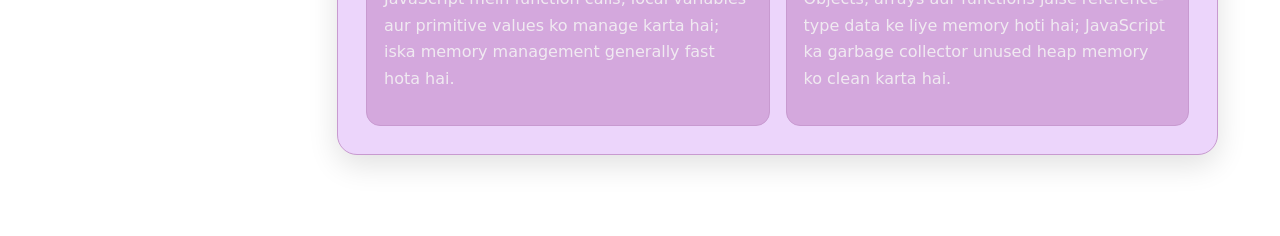
<file: behindtheScene/Behind_the_scene.html>
<!DOCTYPE html>
<html lang="en">

<head>
  <meta charset="UTF-8">
  <meta name="viewport" content="width=device-width, initial-scale=1.0">
  <title>JavaScript Behind the Scenes</title>
  <link rel="stylesheet" href="style.css">
</head>

<body>
  <header>
    <nav class="nav">
      <div class="logo">
        <!-- <img src="../image/logoT.svg" alt=""> -->
        Behind<span> the Scenes</span>
      </div>
      <div class="navlinks">
        <a href="#execution">Execution</a><a href="#scope">Scope</a><a href="#hoisting">Hoisting</a>
        <a href="#this">this</a><a href="#memory">Memory</a><a href="#copy">Copies</a>
      </div>
    </nav>
  </header>

  <main>
    <div class="hero">
      <div>
        <!-- <span class="badge">Basic → Intermediate → Advanced</span> -->
        <h1>JavaScript<br>Behind the Scenes</h1>
        <!-- <p>Execution Contexts, Call Stack, Scope Chain, Hoisting, TDZ, <code>this</code>, Functions, Memory Management aur Object References — easy Roman Urdu + English notes.</p> -->
      </div>
      <div class="hero-card">
        <div class="flow">
          <img style="height: 400px;" src="../image/js_execution_flow_compact.png" alt="">
        </div>
      </div>
    </div>

    <div class="layout">
      <aside>
        <h3> Contents</h3>
        <a href="#execution">1. Execution Context</a>
        <a href="#stack">2. Call Stack</a>
        <a href="#scope">3. Scope</a>
        <a href="#scope-types">4. Scope Types</a>
        <a href="#scopechain">5. Scope Chain</a>
        <a href="#hoisting">6. Hoisting</a>
        <a href="#tdz">7. TDZ</a>
        <a href="#this">8. this Keyword</a>
        <a href="#references">9. Object References</a>
        <a href="#copy">10. Shallow vs Deep</a>
        <a href="#memory">11. Memory Management</a>
      </aside>

      <div>
        <section id="execution">
          <h2>1. Execution Context</h2>
          <p><b>Execution Context</b> JavaScript ka code execute hote hi ek Execution Context (workspace) ban jata hai.
          </p>
          <div class="note">Simple words: As soon as JavaScript code starts executing, an Execution Context (workspace)
            is created.</div>
          <h3>Types</h3>
          <ol>
            <li>Global Execution Context: Created when the JavaScript program starts running.</li>
            <li>Function Execution Context: Created whenever a function is called.</li>
            <li>Eval Execution Context: Created when eval() is used; it is rarely used in modern JavaScript.</li>
          </ol>
        </section>

        <section id="stack">
          <h2>2. Call Stack</h2>
          <p><b>Call Stack</b> JavaScript ka mechanism hai jo track karta hai ke kaunsa function currently execute ho
            raha hai.</p>
          <div class="note"><b>LIFO:</b> Last In, First Out</div>
    
          <p>Flow: <code>Global → first() → second() → third()</code>. Third complete hoga to stack se remove, phir
            second, phir first.</p>
          <div class="note">Simple words: The Call Stack tracks which functions are currently executing and their order.
          </div>
        </section>

        <section id="scope">
          <h2>3. Scope</h2>
          <p><b>Scope</b> • Scope variable ki accessibility range ko kehte hain — yani variable ko code ke kis area mein
            access/use kiya ja sakta hai.</p>

          <p>here <code>name</code>is accessible inside the function because it is in the outer scope.</p>
          <div class="note">Simple words: Scope is the range where a variable can be accessed.</div>

        </section>

        <section id="scope-types">
          <h2> Types of Scope</h2>
          <h3>Global Scope</h3>
          <pre><button class="copy">Copy</button><code>const name = "Ali";
console.log(name);</code></pre>
          <h3>Function Scope</h3>
          <pre><button class="copy">Copy</button><code>function test() {
  const age = 20;
  console.log(age);
}

// console.log(age); // Error</code></pre>
          <h3>Block Scope</h3>
          <pre><button class="copy">Copy</button><code>if (true) {
  let age = 20;
  const name = "Ali";
}

// console.log(age); // Error</code></pre>

          <h3><code>var</code> vs <code>let</code> vs <code>const</code></h3>
          <table>
            <tr>
              <th>Feature</th>
              <th>var</th>
              <th>let</th>
              <th>const</th>
            </tr>
            <tr>
              <td>Function scoped</td>
              <td>✓</td>
              <td>❌</td>
              <td>❌</td>
            </tr>
            <tr>
              <td>Block scoped</td>
              <td>❌</td>
              <td>✓</td>
              <td>✓</td>
            </tr>
            <tr>
              <td>Redeclare</td>
              <td>✓</td>
              <td>❌</td>
              <td>❌</td>
            </tr>
            <tr>
              <td>Reassign</td>
              <td>✓</td>
              <td>✓</td>
              <td>❌</td>
            </tr>
            <tr>
              <td>Hoisted</td>
              <td>✓</td>
              <td>✓*</td>
              <td>✓*</td>
            </tr>
          </table>
          <p class="muted"> <code>let</code> aur <code>const</code> hoisted hote hain, lekin initialization se pehle TDZ
            mein rehte hain.</p>
        </section>

        <section id="scopechain">
          <h2>4. Scope Chain</h2>
          <p>Agar variable current scope mein nahi milta, JavaScript outer scope mein search karti hai.</p>
         
          <p><code>inner()</code> pehle apne scope, phir <code>outer()</code>, phir global scope mein search karta hai.
          </p>
          <div class="note">Simple words: Scope Chain is the process of searching outer scopes when a variable isn’t
            found in the current scope.</div>

          <div class="note"><b>Rule:</b> Inner scope outer variables access kar sakta hai, lekin outer scope normally
            inner scope ke variables access nahi kar sakta.</div>
        </section>

        <!-- //variable-environment -->
        <section id="variable-environment">
          <h2>5. Variable Environment</h2>

          <p>
            Har Execution Context ke paas ek <b>Variable Environment</b> hota hai
            jahan us context ke variables aur function declarations ka record hota hai.
          </p>

       <div class="note">Variable Environment is the place where JavaScript keeps track of variables and function
            declarations for an Execution Context.</div>
          <p>
            Yahan <code>name</code> Global Environment mein hai, jabke
            <code>message</code> <code>greet()</code> ke Variable Environment mein hai.
          </p>
        </section>

        <!-- hoisting -->
        <section id="hoisting">
          <h2>6. Hoisting</h2>
          <p><b>Hoisting</b> ka matlab hai JavaScript execution se pehle declarations ko apne scope/environment mein
            register karti hai.</p>
          <div class="note"><b>Important:</b> Hoisting ka matlab literally code ko upar move karna nahi hai. Ye
            conceptual model hai jo creation phase mein declarations ko process hone ko explain karta hai.</div>

          <div class="note">in short: Hoisting is JavaScript’s behavior of processing variable and function declarations
            before executing the code.</div>
          <h3>Function Hoisting</h3>
        </section>

        <!-- //TDZ -->
        <section id="tdz">
          <h2>7. Temporal Dead Zone — TDZ</h2>
          <p><b>TDZ</b> woh period hai jab <code>let</code>/<code>const</code> binding scope mein exist karti hai lekin
            declaration/initialization se pehle access nahi ki ja sakti.</p>
          <!-- <pre><button class="copy">Copy</button><code>console.log(age);

let age = 20;

// ReferenceError</code></pre> -->
          <div class="note"><code>let/const declaration → TDZ → initialization → usable</code></div>
          <div class="note">In Simple Words: The TDZ is the period between the declaration and initialization of a let
            or const variable during which the variable cannot be accessed.</div>

        </section>

        <!-- //this -->
        <section id="this">
          <h2>8. The <code>this</code> Keyword</h2>

          <p>
            <code>this</code> ek special keyword hai. Regular functions mein iska value generally
            <b>function ko kis tarah call kiya gaya</b> is se determine hota hai.
          </p>

          <div class="note">
            Object method ko <code>student.greet()</code> ki tarah call karne par
            <code>this</code> us object ko refer karta hai.
          </div>

          <h3>Regular Function</h3>

          <pre><button class="copy">Copy</button><code>const student = {
  name: "Ali",
  greet: function () {
    console.log(this.name);
  }
};

student.greet(); // Ali</code></pre>

          <p>
            Regular function mein <code>this</code> calling object ko refer karta hai jab
            function ko object method ke taur par call kiya jata hai.
          </p>

          <h3>Arrow Function</h3>

          <pre><button class="copy">Copy</button><code>const student = {
  name: "Ali",
  greet: () => {
    console.log(this.name);
  }
};</code></pre>

          <p>
            Arrow function ka apna <code>this</code> nahi hota; woh surrounding lexical
            <code>this</code> use karta hai.
          </p>

          <div class="note">
            <b>In Simple Words:</b> <code>this</code> refers to the object or context
            associated with the way a function is called.
          </div>
        </section>

        <!-- <section id="functions">
<h2>12. Regular Functions vs Arrow Functions</h2>
<table><tr><th>Regular Function</th><th>Arrow Function</th></tr>
<tr><td>Apna <code>this</code> ho sakta hai</td><td>Apna <code>this</code> nahi hota</td></tr>
<tr><td><code>this</code> call ke tareeqe par depend karta hai</td><td>Outer lexical <code>this</code> use karta hai</td></tr>
<tr><td>Apna <code>arguments</code> object hota hai</td><td>Apna <code>arguments</code> nahi hota</td></tr>
<tr><td>Constructor ke taur par use ho sakta hai</td><td>Constructor nahi ban sakta</td></tr></table>
</section>

<section id="primitives">
<h2>13. Primitive Values</h2>
<p>JavaScript values ko broadly primitive values aur objects mein samjha jata hai.</p>
<ul><li>String</li><li>Number</li><li>Boolean</li><li>Undefined</li><li>Null</li><li>Symbol</li><li>BigInt</li></ul>
<pre><button class="copy">Copy</button><code>let age = 20;
let name = "Ali";
let isStudent = true;</code></pre>
<p>Primitive values immutable hote hain.</p>
</section> -->
        <!-- 
<section id="references">
<h2>14. Object References</h2>
<p>Objects reference values hote hain. Assignment se same object ka reference share ho sakta hai.</p>
<pre><button class="copy">Copy</button><code>const student1 = {
  name: "Ali"
};

const student2 = student1;

student2.name = "Ahmed";

console.log(student1.name);
// Ahmed</code></pre>
<div class="note">Dono variables same object ko refer kar rahe hain.</div>
<h3>Primitive Copy</h3>
<pre><button class="copy">Copy</button><code>let a = 10;
let b = a;

b = 20;

console.log(a); // 10
console.log(b); // 20</code></pre>

  <div class="note">
    <b>In Simple Words:</b> An object reference is a reference to an object’s location in memory, and assigning one object variable to another copies the reference, not the object
  </div>
</section> -->

        <section id="references">
          <h2>9. Object References</h2>

          <p>
            An object reference is a reference to an object's location in memory.
            When one object variable is assigned to another, both variables refer to the same object.
          </p>

          <pre><button class="copy">Copy</button><code>const student1 = {
  name: "Ali"
};

const student2 = student1;

student2.name = "Ahmed";

console.log(student1.name);
// Ahmed</code></pre>

          <div class="note">
            Both variables are referring to the same object.
          </div>

          <h3>Primitive Copy</h3>

          <p>
            Primitive values are copied by value, so changing one variable does not affect the other.
          </p>

          <pre><button class="copy">Copy</button><code>let a = 10;
let b = a;

b = 20;

console.log(a); // 10
console.log(b); // 20</code></pre>

          <div class="note">
            <b>In Simple Words:</b> Objects share a reference, while primitive values are copied independently.
          </div>

        </section>

        <section id="copy">
          <h2>10. Shallow Copy vs Deep Copy</h2>
          <h3>Shallow Copy</h3>
          <p>Sirf outer object ki copy banti hai; andar ke nested objects same reference rakhte hain.</p>

          <h3>Deep Copy</h3>
          <p>Pura object, including nested objects, ki alag copy banti hai.</p>

          <table>
            <tr>
              <th>Shallow Copy</th>
              <th>Deep Copy</th>
            </tr>
            <tr>
              <td>Outer object new</td>
              <td>Outer + nested data independently cloned</td>
            </tr>
            <tr>
              <td>Nested references share ho sakte hain</td>
              <td>Nested references share nahi kiye jate</td>
            </tr>
            <tr>
              <td><code>{ ...obj }</code></td>
              <td><code>structuredClone(obj)</code></td>
            </tr>
          </table>
          <div class="note">
            <b>In Simple Words:</b> A shallow copy copies the outer object, while a deep copy creates independent copies
            of nested data.
          </div>

        </section>

        <section id="memory">
          <h2>11. Memory Management</h2>
          <p>Computer/JavaScript ki memory mein data ko allocate karna, use karna aur unnecessary data ko remove (free)
            karna memory management kehlata hai.</p>

          <p>
          <ul>
            <li>Memory Allocation → Program ko memory dena.</li>
            <li>Memory Usage → Us memory mein data store/use karna.</li>
            <li>Garbage Collection → Jo data ab use nahi ho raha, uski memory free karna.</li>
          </ul>
          </p>
          <h3>Stack vs Heap — Conceptual Model</h3>
          <div class="grid">
            <div class="mini">
              <h3>Stack</h3>
              <p>JavaScript mein function calls, local variables aur primitive values ko manage karta hai; iska memory management generally fast hota hai.</p>
            </div>
            <div class="mini">
              <h3>Heap</h3>
              <p>Objects, arrays aur functions jaise reference-type data ke liye memory hoti hai; JavaScript ka garbage collector unused heap memory ko clean karta hai.</p>
            </div>
          </div>
        </section>

      </div>
    </div>
  </main>


  <script>
    document.querySelectorAll('.copy').forEach(btn => {
      btn.addEventListener('click', () => {
        const text = btn.parentElement.querySelector('code').innerText;
        navigator.clipboard.writeText(text);
        const old = btn.innerText; btn.innerText = 'Copied!';
        setTimeout(() => btn.innerText = old, 900);
      });
    });
    function showAnswer(btn, answer) {
      let next = btn.nextElementSibling;
      if (next && next.classList.contains('answer')) next.remove();
      else {
        const div = document.createElement('div');
        div.className = 'answer';
        div.textContent = 'Answer: ' + answer;
        btn.insertAdjacentElement('afterend', div);
      }
    }
  </script>
</body>

</html>
</file>
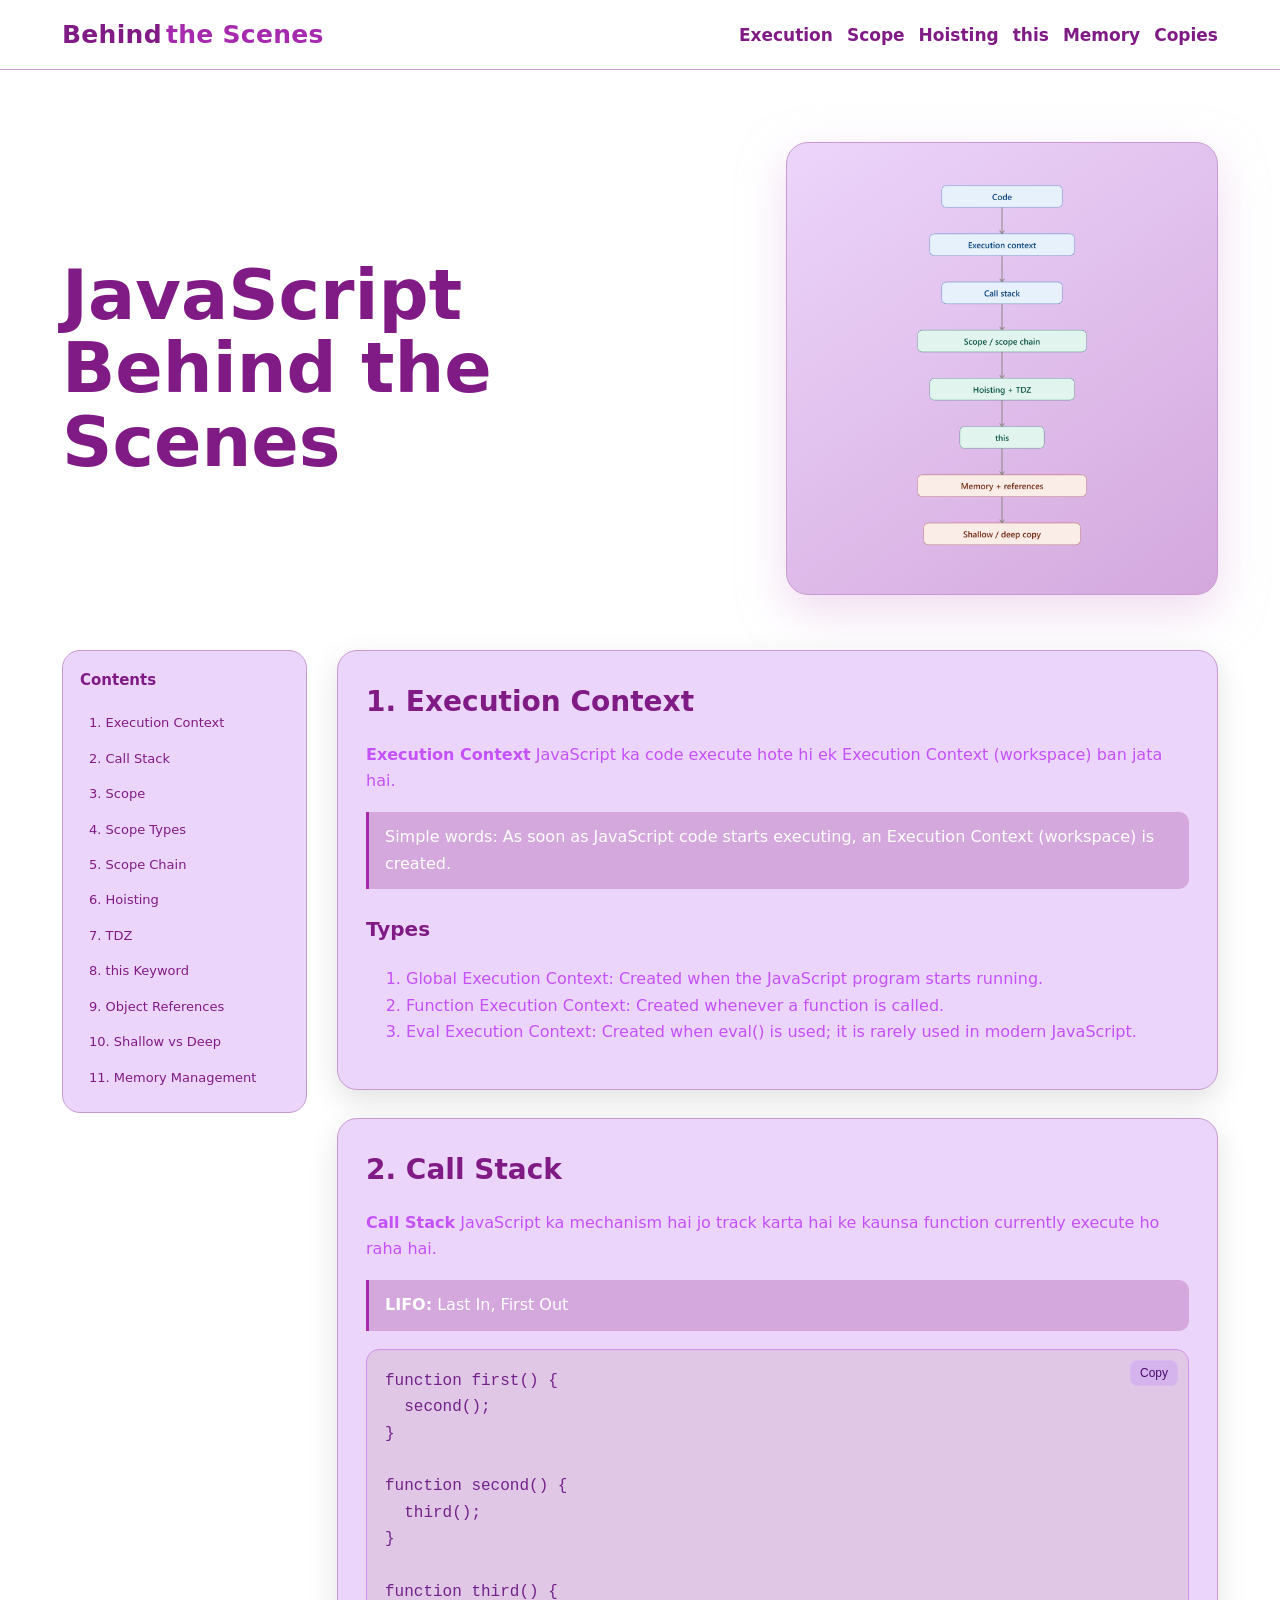
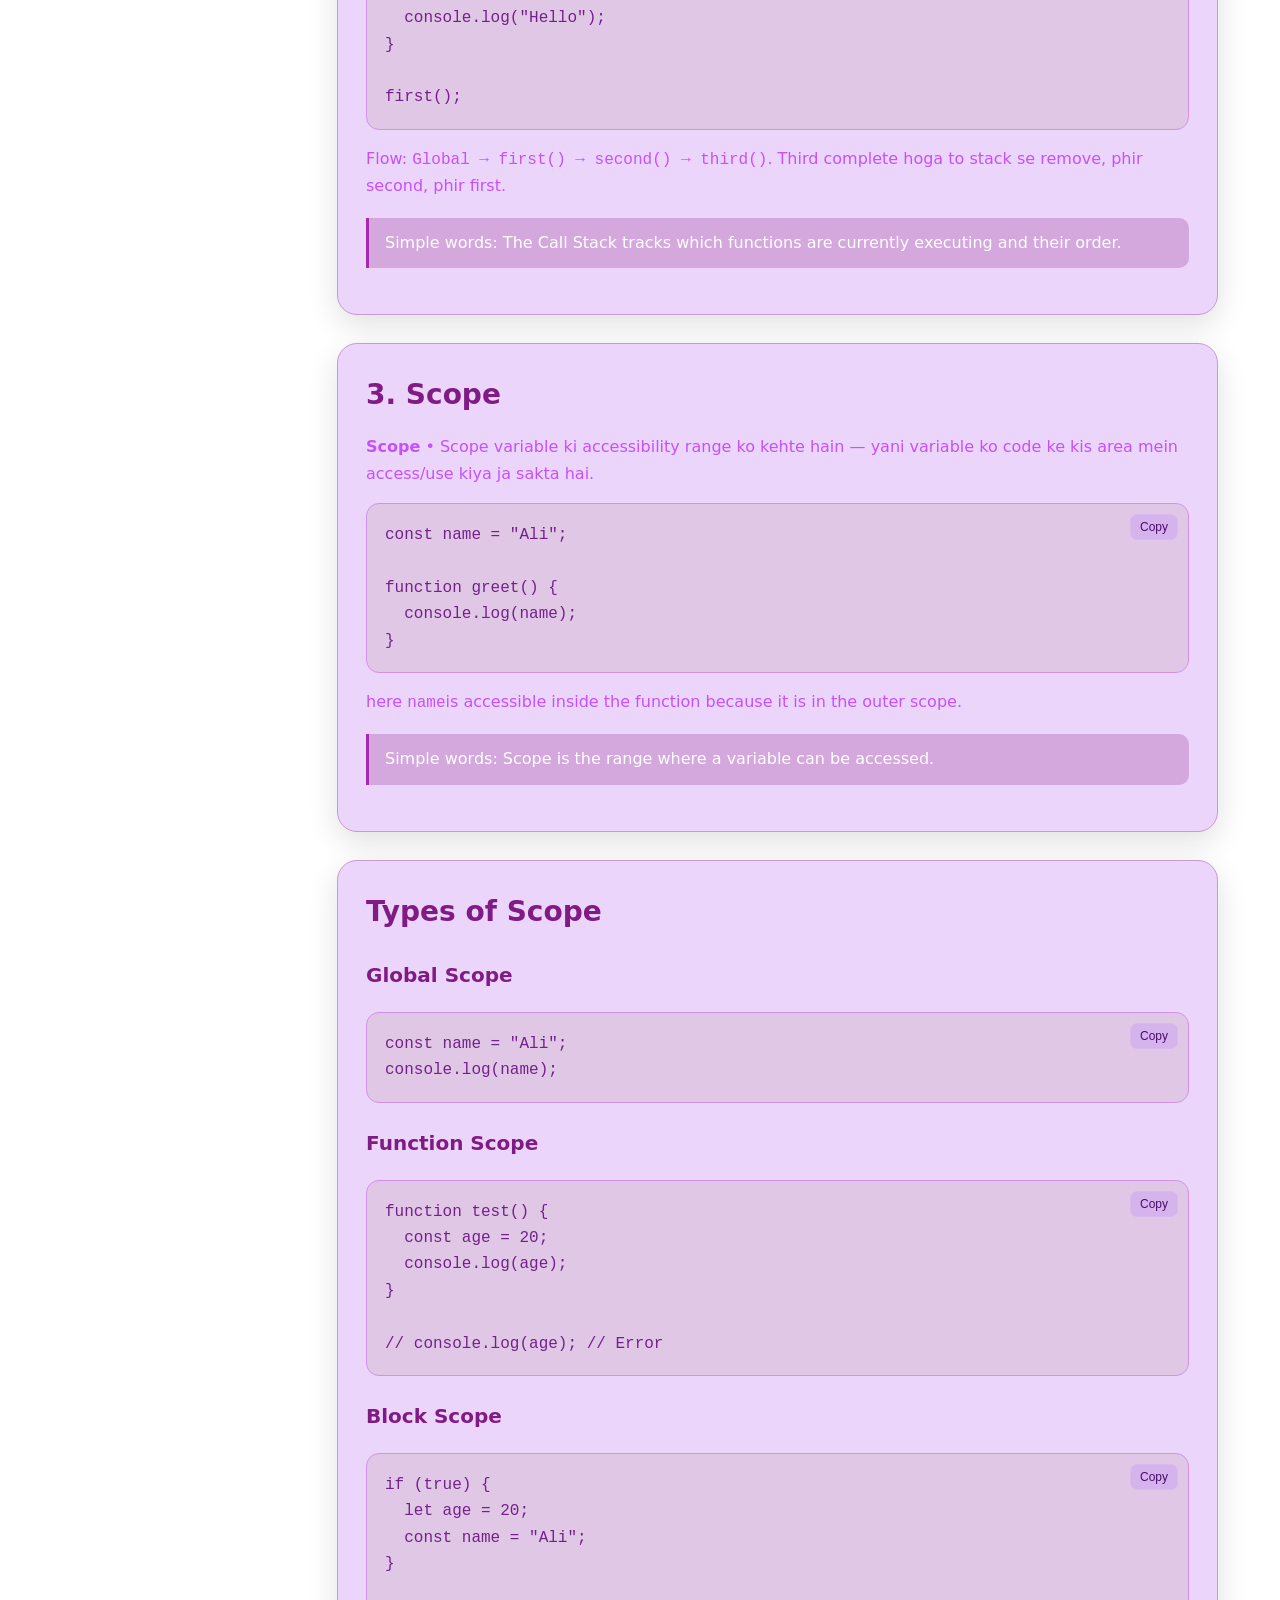
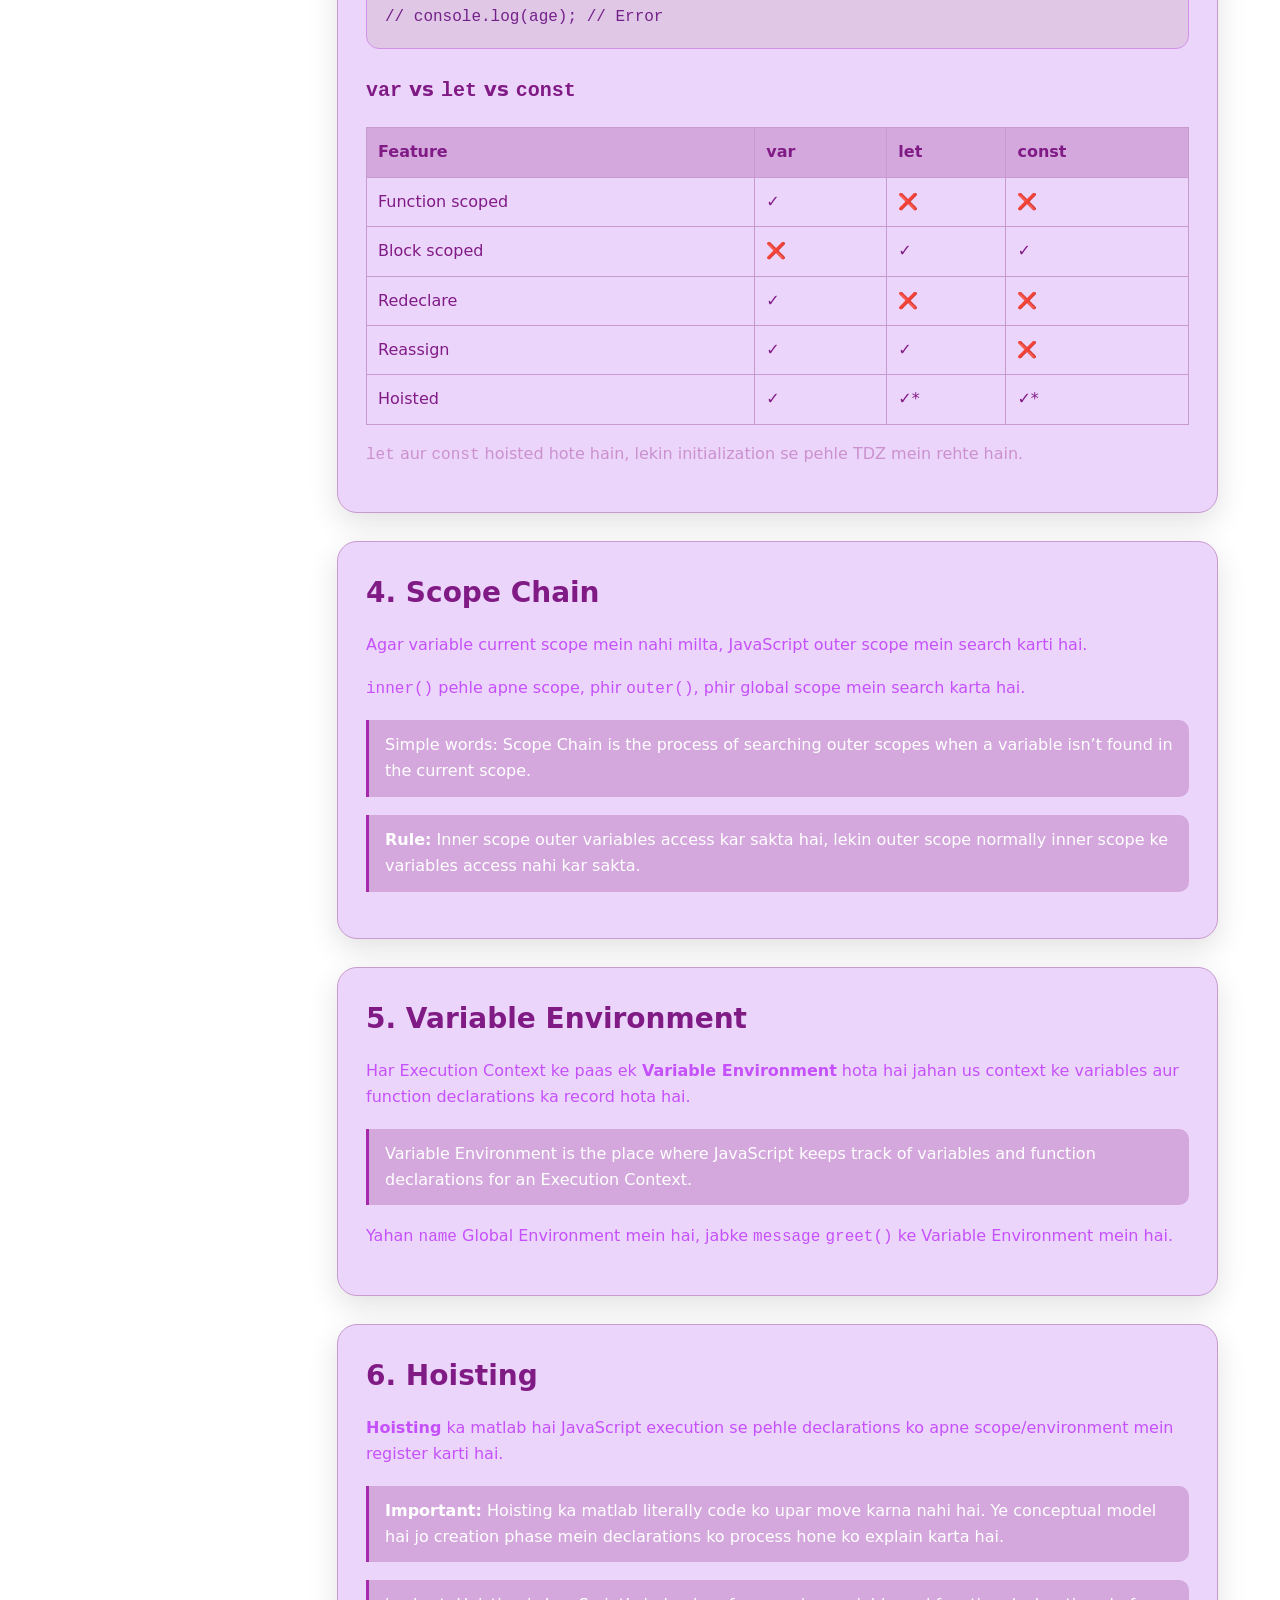
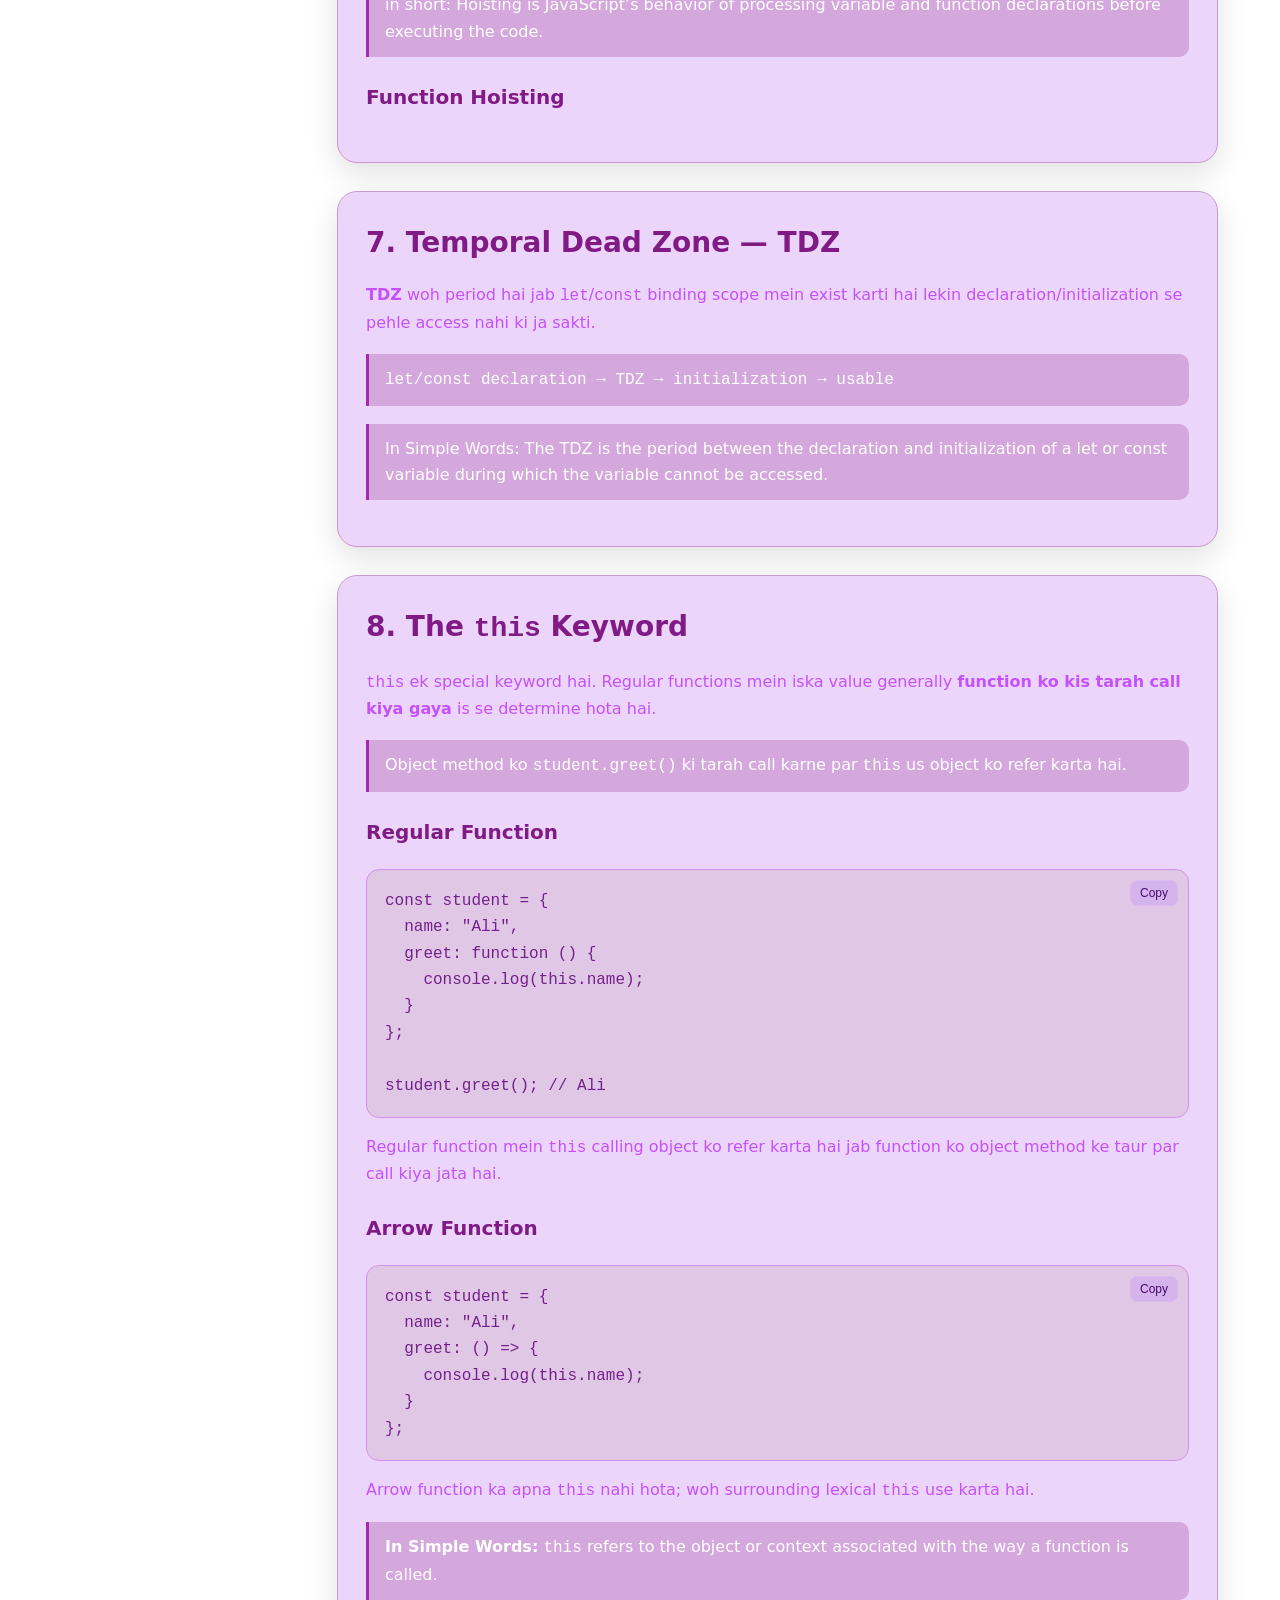
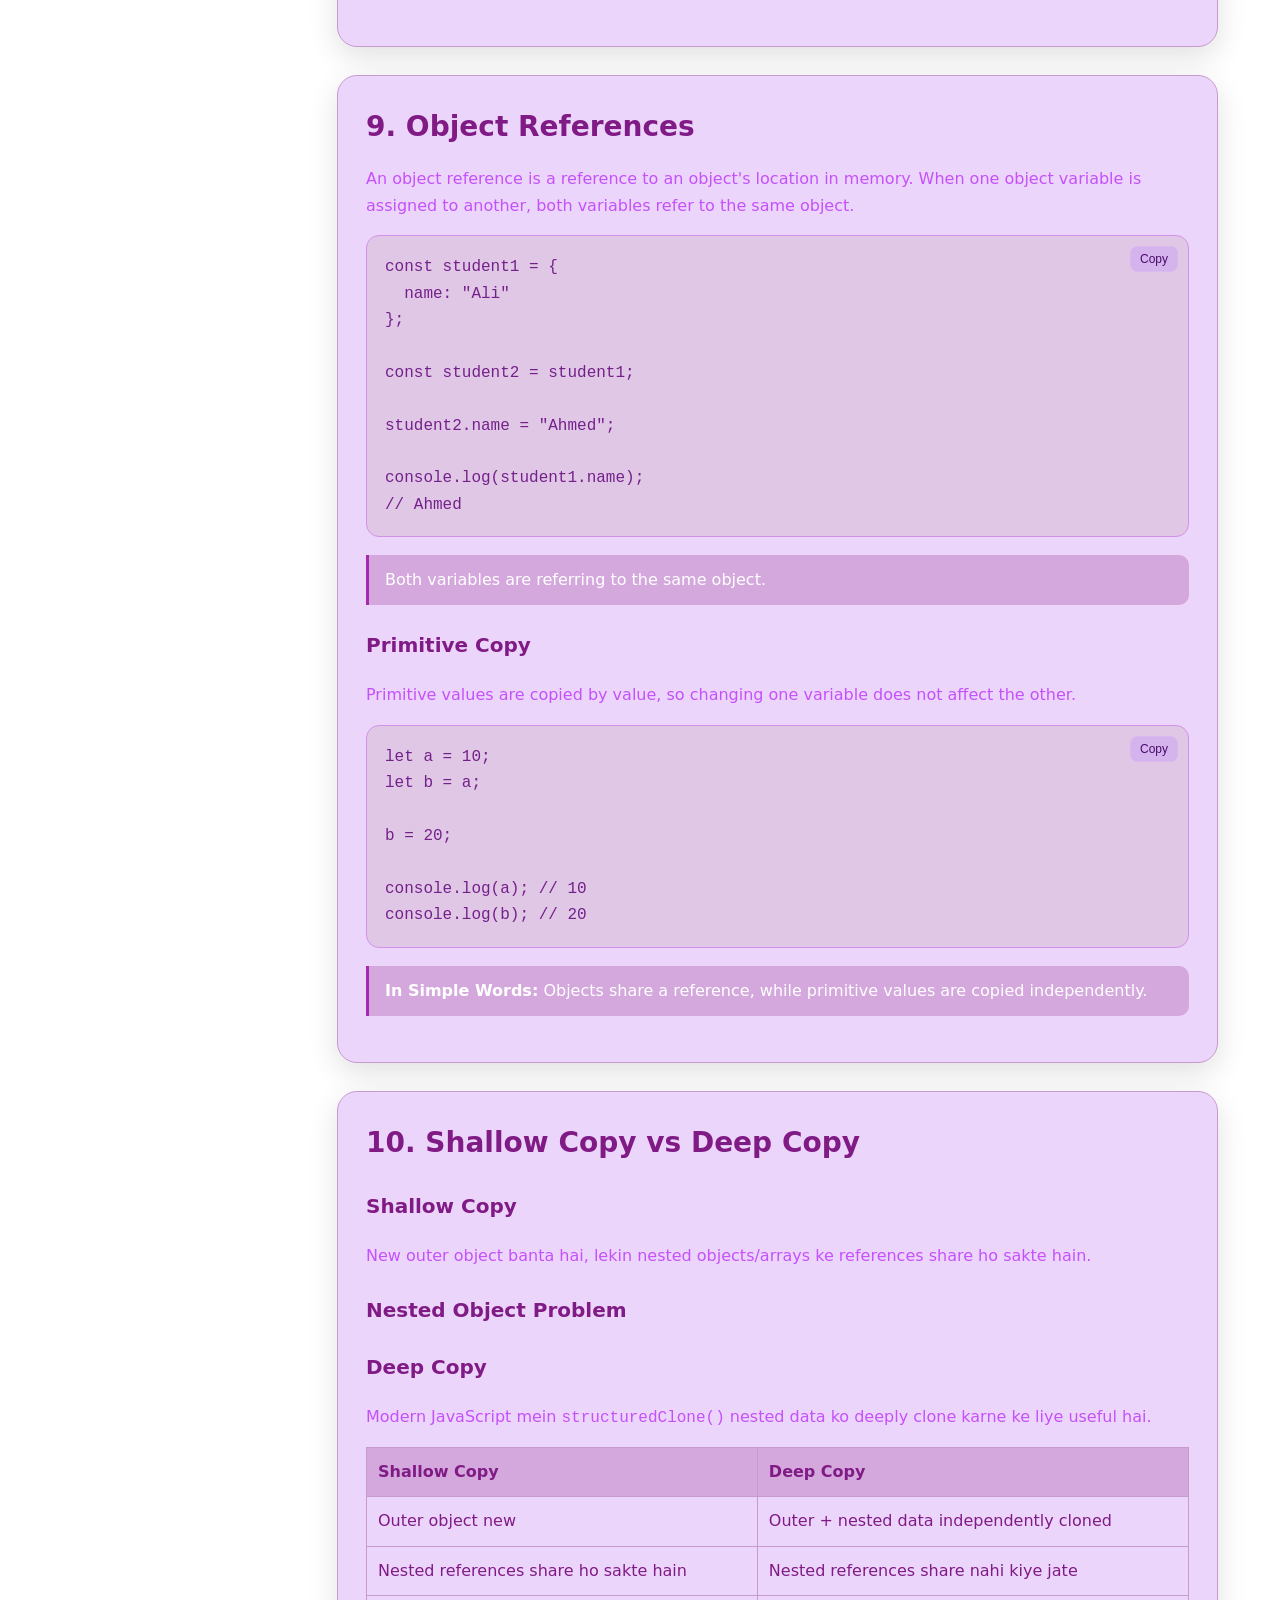
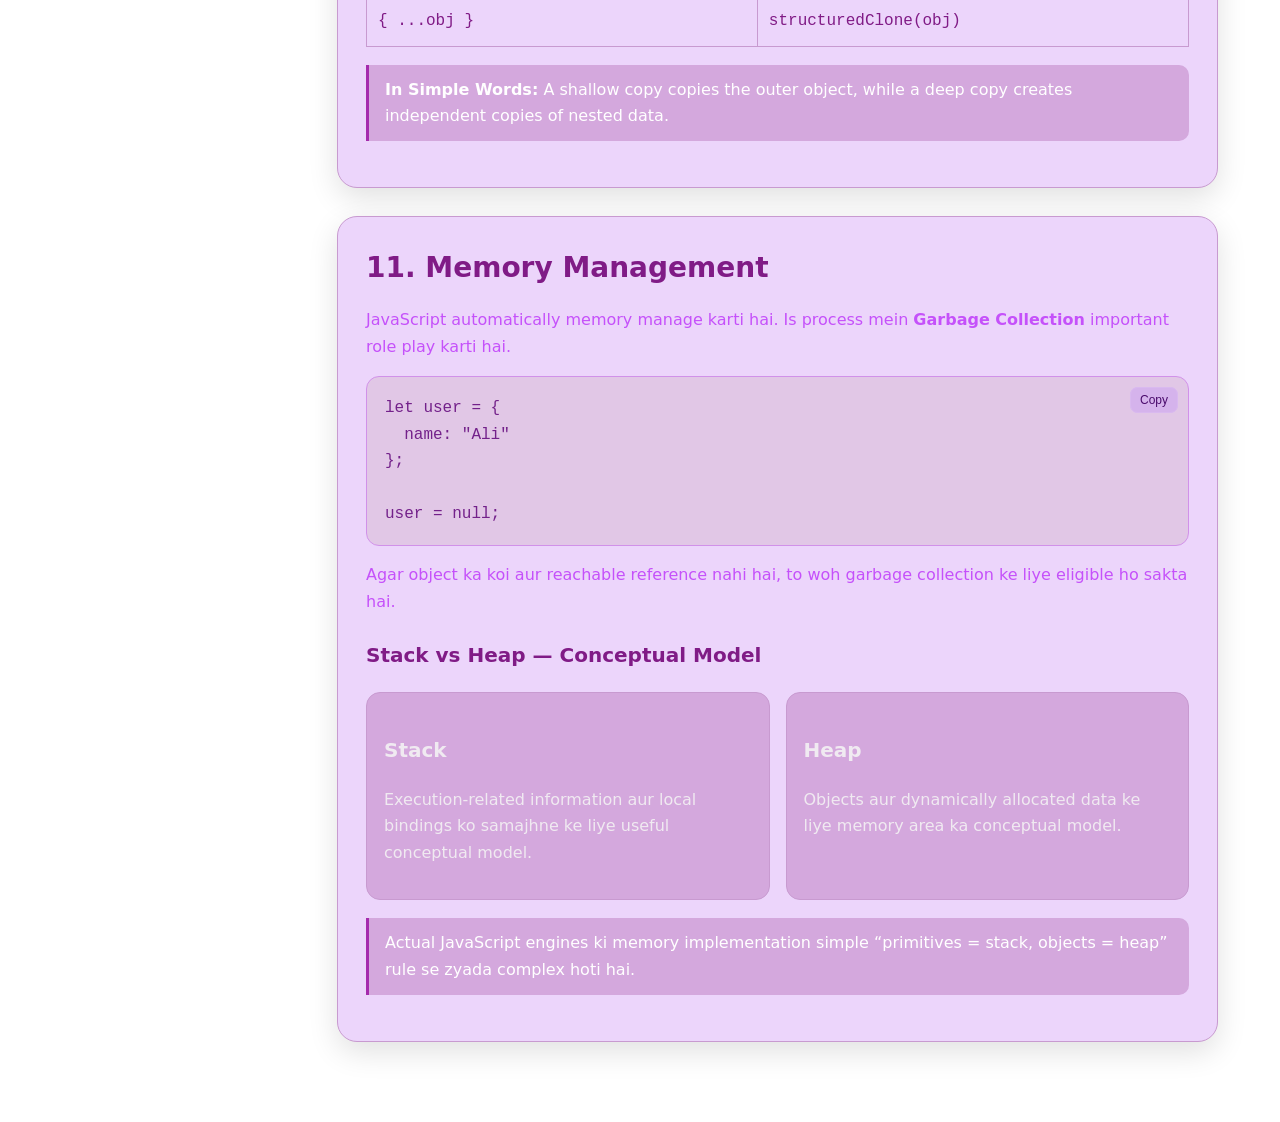
<file: bindtheScene/Beind_the_scene.html>
<!DOCTYPE html>
<html lang="en">

<head>
  <meta charset="UTF-8">
  <meta name="viewport" content="width=device-width, initial-scale=1.0">
  <title>JavaScript Behind the Scenes</title>
  <link rel="stylesheet" href="style.css">
</head>

<body>
  <header>
    <nav class="nav">
      <div class="logo">
        <!-- <img src="../image/logoT.svg" alt=""> -->
        Behind<span> the Scenes</span>
      </div>
      <div class="navlinks">
        <a href="#execution">Execution</a><a href="#scope">Scope</a><a href="#hoisting">Hoisting</a>
        <a href="#this">this</a><a href="#memory">Memory</a><a href="#copy">Copies</a>
      </div>
    </nav>
  </header>

  <main>
    <div class="hero">
      <div>
        <!-- <span class="badge">Basic → Intermediate → Advanced</span> -->
        <h1>JavaScript<br>Behind the Scenes</h1>
        <!-- <p>Execution Contexts, Call Stack, Scope Chain, Hoisting, TDZ, <code>this</code>, Functions, Memory Management aur Object References — easy Roman Urdu + English notes.</p> -->
      </div>
      <div class="hero-card">
        <div class="flow">
          <img style="height: 400px;" src="../image/js_execution_flow_compact.png" alt="">
        </div>
      </div>
    </div>

    <div class="layout">
      <aside>
        <h3> Contents</h3>
        <a href="#execution">1. Execution Context</a>
        <a href="#stack">2. Call Stack</a>
        <a href="#scope">3. Scope</a>
        <a href="#scope-types">4. Scope Types</a>
        <a href="#scopechain">5. Scope Chain</a>
        <a href="#hoisting">6. Hoisting</a>
        <a href="#tdz">7. TDZ</a>
        <a href="#this">8. this Keyword</a>
        <a href="#references">9. Object References</a>
        <a href="#copy">10. Shallow vs Deep</a>
        <a href="#memory">11. Memory Management</a>
      </aside>

      <div>
        <section id="execution">
          <h2>1. Execution Context</h2>
          <p><b>Execution Context</b> JavaScript ka code execute hote hi ek Execution Context (workspace) ban jata hai.
          </p>
          <div class="note">Simple words: As soon as JavaScript code starts executing, an Execution Context (workspace)
            is created.</div>
          <h3>Types</h3>
          <ol>
            <li>Global Execution Context: Created when the JavaScript program starts running.</li>
            <li>Function Execution Context: Created whenever a function is called.</li>
            <li>Eval Execution Context: Created when eval() is used; it is rarely used in modern JavaScript.</li>
          </ol>
        </section>

        <section id="stack">
          <h2>2. Call Stack</h2>
          <p><b>Call Stack</b> JavaScript ka mechanism hai jo track karta hai ke kaunsa function currently execute ho
            raha hai.</p>
          <div class="note"><b>LIFO:</b> Last In, First Out</div>
          <pre><button class="copy">Copy</button><code>function first() {
  second();
}

function second() {
  third();
}

function third() {
  console.log("Hello");
}

first();</code></pre>
          <p>Flow: <code>Global → first() → second() → third()</code>. Third complete hoga to stack se remove, phir
            second, phir first.</p>
          <div class="note">Simple words: The Call Stack tracks which functions are currently executing and their order.
          </div>
        </section>

        <section id="scope">
          <h2>3. Scope</h2>
          <p><b>Scope</b> • Scope variable ki accessibility range ko kehte hain — yani variable ko code ke kis area mein
            access/use kiya ja sakta hai.</p>
          <pre><button class="copy">Copy</button><code>const name = "Ali";

function greet() {
  console.log(name);
}</code></pre>
          <p>here <code>name</code>is accessible inside the function because it is in the outer scope.</p>
          <div class="note">Simple words: Scope is the range where a variable can be accessed.</div>

        </section>

        <section id="scope-types">
          <h2> Types of Scope</h2>
          <h3>Global Scope</h3>
          <pre><button class="copy">Copy</button><code>const name = "Ali";
console.log(name);</code></pre>
          <h3>Function Scope</h3>
          <pre><button class="copy">Copy</button><code>function test() {
  const age = 20;
  console.log(age);
}

// console.log(age); // Error</code></pre>
          <h3>Block Scope</h3>
          <pre><button class="copy">Copy</button><code>if (true) {
  let age = 20;
  const name = "Ali";
}

// console.log(age); // Error</code></pre>

          <h3><code>var</code> vs <code>let</code> vs <code>const</code></h3>
          <table>
            <tr>
              <th>Feature</th>
              <th>var</th>
              <th>let</th>
              <th>const</th>
            </tr>
            <tr>
              <td>Function scoped</td>
              <td>✓</td>
              <td>❌</td>
              <td>❌</td>
            </tr>
            <tr>
              <td>Block scoped</td>
              <td>❌</td>
              <td>✓</td>
              <td>✓</td>
            </tr>
            <tr>
              <td>Redeclare</td>
              <td>✓</td>
              <td>❌</td>
              <td>❌</td>
            </tr>
            <tr>
              <td>Reassign</td>
              <td>✓</td>
              <td>✓</td>
              <td>❌</td>
            </tr>
            <tr>
              <td>Hoisted</td>
              <td>✓</td>
              <td>✓*</td>
              <td>✓*</td>
            </tr>
          </table>
          <p class="muted"> <code>let</code> aur <code>const</code> hoisted hote hain, lekin initialization se pehle TDZ
            mein rehte hain.</p>
        </section>

        <section id="scopechain">
          <h2>4. Scope Chain</h2>
          <p>Agar variable current scope mein nahi milta, JavaScript outer scope mein search karti hai.</p>
          <!-- <pre><button class="copy">Copy</button><code>const country = "Pakistan";

function outer() {
  const city = "Karachi";

  function inner() {
    const name = "Ali";

    console.log(name);
    console.log(city);
    console.log(country);
  }

  inner();
}

outer();</code></pre> -->
          <p><code>inner()</code> pehle apne scope, phir <code>outer()</code>, phir global scope mein search karta hai.
          </p>
          <div class="note">Simple words: Scope Chain is the process of searching outer scopes when a variable isn’t
            found in the current scope.</div>

          <div class="note"><b>Rule:</b> Inner scope outer variables access kar sakta hai, lekin outer scope normally
            inner scope ke variables access nahi kar sakta.</div>
        </section>

        <!-- //variable-environment -->
        <section id="variable-environment">
          <h2>5. Variable Environment</h2>

          <p>
            Har Execution Context ke paas ek <b>Variable Environment</b> hota hai
            jahan us context ke variables aur function declarations ka record hota hai.
          </p>

          <!-- <pre><button class="copy">Copy</button><code>const name = "Ali";

function greet() {
  const message = "Hello";
  console.log(name);
  console.log(message);
}</code></pre> -->
          <div class="note">Variable Environment is the place where JavaScript keeps track of variables and function
            declarations for an Execution Context.</div>
          <p>
            Yahan <code>name</code> Global Environment mein hai, jabke
            <code>message</code> <code>greet()</code> ke Variable Environment mein hai.
          </p>
        </section>

        <!-- hoisting -->
        <section id="hoisting">
          <h2>6. Hoisting</h2>
          <p><b>Hoisting</b> ka matlab hai JavaScript execution se pehle declarations ko apne scope/environment mein
            register karti hai.</p>
          <!-- <pre><button class="copy">Copy</button><code>console.log(x);
var x = 10;

// Output: undefined</code></pre> -->
          <div class="note"><b>Important:</b> Hoisting ka matlab literally code ko upar move karna nahi hai. Ye
            conceptual model hai jo creation phase mein declarations ko process hone ko explain karta hai.</div>

          <div class="note">in short: Hoisting is JavaScript’s behavior of processing variable and function declarations
            before executing the code.</div>
          <h3>Function Hoisting</h3>
          <!-- <pre><button class="copy">Copy</button><code>greet();

function greet() {
  console.log("Hello");
}

// Output: Hello</code></pre> -->
        </section>

        <!-- //TDZ -->
        <section id="tdz">
          <h2>7. Temporal Dead Zone — TDZ</h2>
          <p><b>TDZ</b> woh period hai jab <code>let</code>/<code>const</code> binding scope mein exist karti hai lekin
            declaration/initialization se pehle access nahi ki ja sakti.</p>
          <!-- <pre><button class="copy">Copy</button><code>console.log(age);

let age = 20;

// ReferenceError</code></pre> -->
          <div class="note"><code>let/const declaration → TDZ → initialization → usable</code></div>
          <div class="note">In Simple Words: The TDZ is the period between the declaration and initialization of a let
            or const variable during which the variable cannot be accessed.</div>

        </section>

        <!-- //this -->
        <section id="this">
          <h2>8. The <code>this</code> Keyword</h2>

          <p>
            <code>this</code> ek special keyword hai. Regular functions mein iska value generally
            <b>function ko kis tarah call kiya gaya</b> is se determine hota hai.
          </p>

          <div class="note">
            Object method ko <code>student.greet()</code> ki tarah call karne par
            <code>this</code> us object ko refer karta hai.
          </div>

          <h3>Regular Function</h3>

          <pre><button class="copy">Copy</button><code>const student = {
  name: "Ali",
  greet: function () {
    console.log(this.name);
  }
};

student.greet(); // Ali</code></pre>

          <p>
            Regular function mein <code>this</code> calling object ko refer karta hai jab
            function ko object method ke taur par call kiya jata hai.
          </p>

          <h3>Arrow Function</h3>

          <pre><button class="copy">Copy</button><code>const student = {
  name: "Ali",
  greet: () => {
    console.log(this.name);
  }
};</code></pre>

          <p>
            Arrow function ka apna <code>this</code> nahi hota; woh surrounding lexical
            <code>this</code> use karta hai.
          </p>

          <div class="note">
            <b>In Simple Words:</b> <code>this</code> refers to the object or context
            associated with the way a function is called.
          </div>
        </section>

        <!-- <section id="functions">
<h2>12. Regular Functions vs Arrow Functions</h2>
<table><tr><th>Regular Function</th><th>Arrow Function</th></tr>
<tr><td>Apna <code>this</code> ho sakta hai</td><td>Apna <code>this</code> nahi hota</td></tr>
<tr><td><code>this</code> call ke tareeqe par depend karta hai</td><td>Outer lexical <code>this</code> use karta hai</td></tr>
<tr><td>Apna <code>arguments</code> object hota hai</td><td>Apna <code>arguments</code> nahi hota</td></tr>
<tr><td>Constructor ke taur par use ho sakta hai</td><td>Constructor nahi ban sakta</td></tr></table>
</section>

<section id="primitives">
<h2>13. Primitive Values</h2>
<p>JavaScript values ko broadly primitive values aur objects mein samjha jata hai.</p>
<ul><li>String</li><li>Number</li><li>Boolean</li><li>Undefined</li><li>Null</li><li>Symbol</li><li>BigInt</li></ul>
<pre><button class="copy">Copy</button><code>let age = 20;
let name = "Ali";
let isStudent = true;</code></pre>
<p>Primitive values immutable hote hain.</p>
</section> -->
        <!-- 
<section id="references">
<h2>14. Object References</h2>
<p>Objects reference values hote hain. Assignment se same object ka reference share ho sakta hai.</p>
<pre><button class="copy">Copy</button><code>const student1 = {
  name: "Ali"
};

const student2 = student1;

student2.name = "Ahmed";

console.log(student1.name);
// Ahmed</code></pre>
<div class="note">Dono variables same object ko refer kar rahe hain.</div>
<h3>Primitive Copy</h3>
<pre><button class="copy">Copy</button><code>let a = 10;
let b = a;

b = 20;

console.log(a); // 10
console.log(b); // 20</code></pre>

  <div class="note">
    <b>In Simple Words:</b> An object reference is a reference to an object’s location in memory, and assigning one object variable to another copies the reference, not the object
  </div>
</section> -->

        <section id="references">
          <h2>9. Object References</h2>

          <p>
            An object reference is a reference to an object's location in memory.
            When one object variable is assigned to another, both variables refer to the same object.
          </p>

          <pre><button class="copy">Copy</button><code>const student1 = {
  name: "Ali"
};

const student2 = student1;

student2.name = "Ahmed";

console.log(student1.name);
// Ahmed</code></pre>

          <div class="note">
            Both variables are referring to the same object.
          </div>

          <h3>Primitive Copy</h3>

          <p>
            Primitive values are copied by value, so changing one variable does not affect the other.
          </p>

          <pre><button class="copy">Copy</button><code>let a = 10;
let b = a;

b = 20;

console.log(a); // 10
console.log(b); // 20</code></pre>

          <div class="note">
            <b>In Simple Words:</b> Objects share a reference, while primitive values are copied independently.
          </div>

        </section>

        <section id="copy">
          <h2>10. Shallow Copy vs Deep Copy</h2>
          <h3>Shallow Copy</h3>
          <p>New outer object banta hai, lekin nested objects/arrays ke references share ho sakte hain.</p>
          <!-- <pre><button class="copy">Copy</button><code>const user1 = {
  name: "Ali",
  age: 20
};

const user2 = { ...user1 };

user2.name = "Ahmed";

console.log(user1.name);
// Ali</code></pre> -->
          <h3>Nested Object Problem</h3>
          <!-- <pre><button class="copy">Copy</button><code>const user1 = {
  name: "Ali",
  address: {
    city: "Karachi"
  }
};

const user2 = { ...user1 };

user2.address.city = "Lahore";

console.log(user1.address.city);
// Lahore</code></pre> -->
          <h3>Deep Copy</h3>
          <p>Modern JavaScript mein <code>structuredClone()</code> nested data ko deeply clone karne ke liye useful hai.
          </p>
          <!-- <pre><button class="copy">Copy</button><code>const user2 = structuredClone(user1);

user2.address.city = "Lahore";

console.log(user1.address.city);
// Karachi</code></pre> -->
          <table>
            <tr>
              <th>Shallow Copy</th>
              <th>Deep Copy</th>
            </tr>
            <tr>
              <td>Outer object new</td>
              <td>Outer + nested data independently cloned</td>
            </tr>
            <tr>
              <td>Nested references share ho sakte hain</td>
              <td>Nested references share nahi kiye jate</td>
            </tr>
            <tr>
              <td><code>{ ...obj }</code></td>
              <td><code>structuredClone(obj)</code></td>
            </tr>
          </table>
          <div class="note">
            <b>In Simple Words:</b> A shallow copy copies the outer object, while a deep copy creates independent copies
            of nested data.
          </div>

        </section>

        <section id="memory">
          <h2>11. Memory Management</h2>
          <p>JavaScript automatically memory manage karti hai. Is process mein <b>Garbage Collection</b> important role
            play karti hai.</p>
          <pre><button class="copy">Copy</button><code>let user = {
  name: "Ali"
};

user = null;</code></pre>
          <p>Agar object ka koi aur reachable reference nahi hai, to woh garbage collection ke liye eligible ho sakta
            hai.</p>
          <h3>Stack vs Heap — Conceptual Model</h3>
          <div class="grid">
            <div class="mini">
              <h3>Stack</h3>
              <p>Execution-related information aur local bindings ko samajhne ke liye useful conceptual model.</p>
            </div>
            <div class="mini">
              <h3>Heap</h3>
              <p>Objects aur dynamically allocated data ke liye memory area ka conceptual model.</p>
            </div>
          </div>
          <div class="note">Actual JavaScript engines ki memory implementation simple “primitives = stack, objects =
            heap” rule se zyada complex hoti hai.</div>
        </section>

      </div>
    </div>
  </main>


  <script>
    document.querySelectorAll('.copy').forEach(btn => {
      btn.addEventListener('click', () => {
        const text = btn.parentElement.querySelector('code').innerText;
        navigator.clipboard.writeText(text);
        const old = btn.innerText; btn.innerText = 'Copied!';
        setTimeout(() => btn.innerText = old, 900);
      });
    });
    function showAnswer(btn, answer) {
      let next = btn.nextElementSibling;
      if (next && next.classList.contains('answer')) next.remove();
      else {
        const div = document.createElement('div');
        div.className = 'answer';
        div.textContent = 'Answer: ' + answer;
        btn.insertAdjacentElement('afterend', div);
      }
    }
  </script>
</body>

</html>
</file>
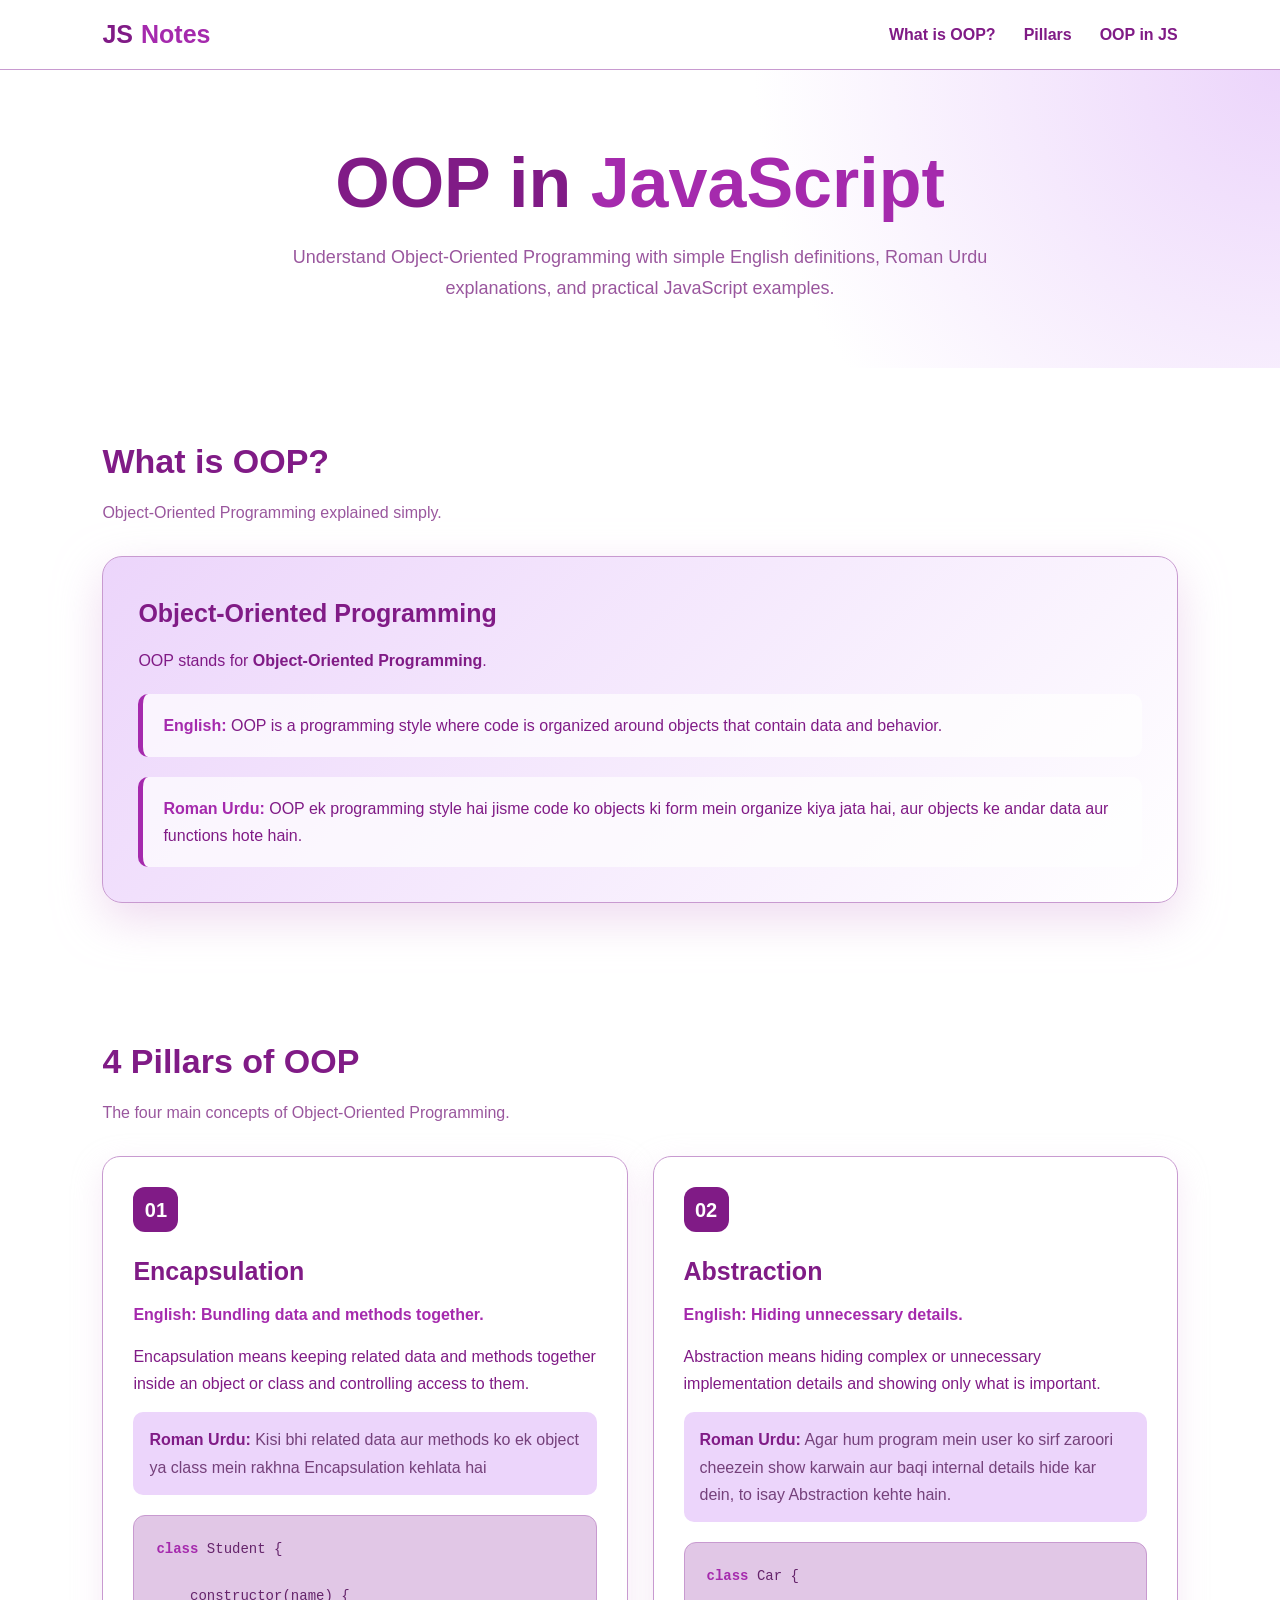
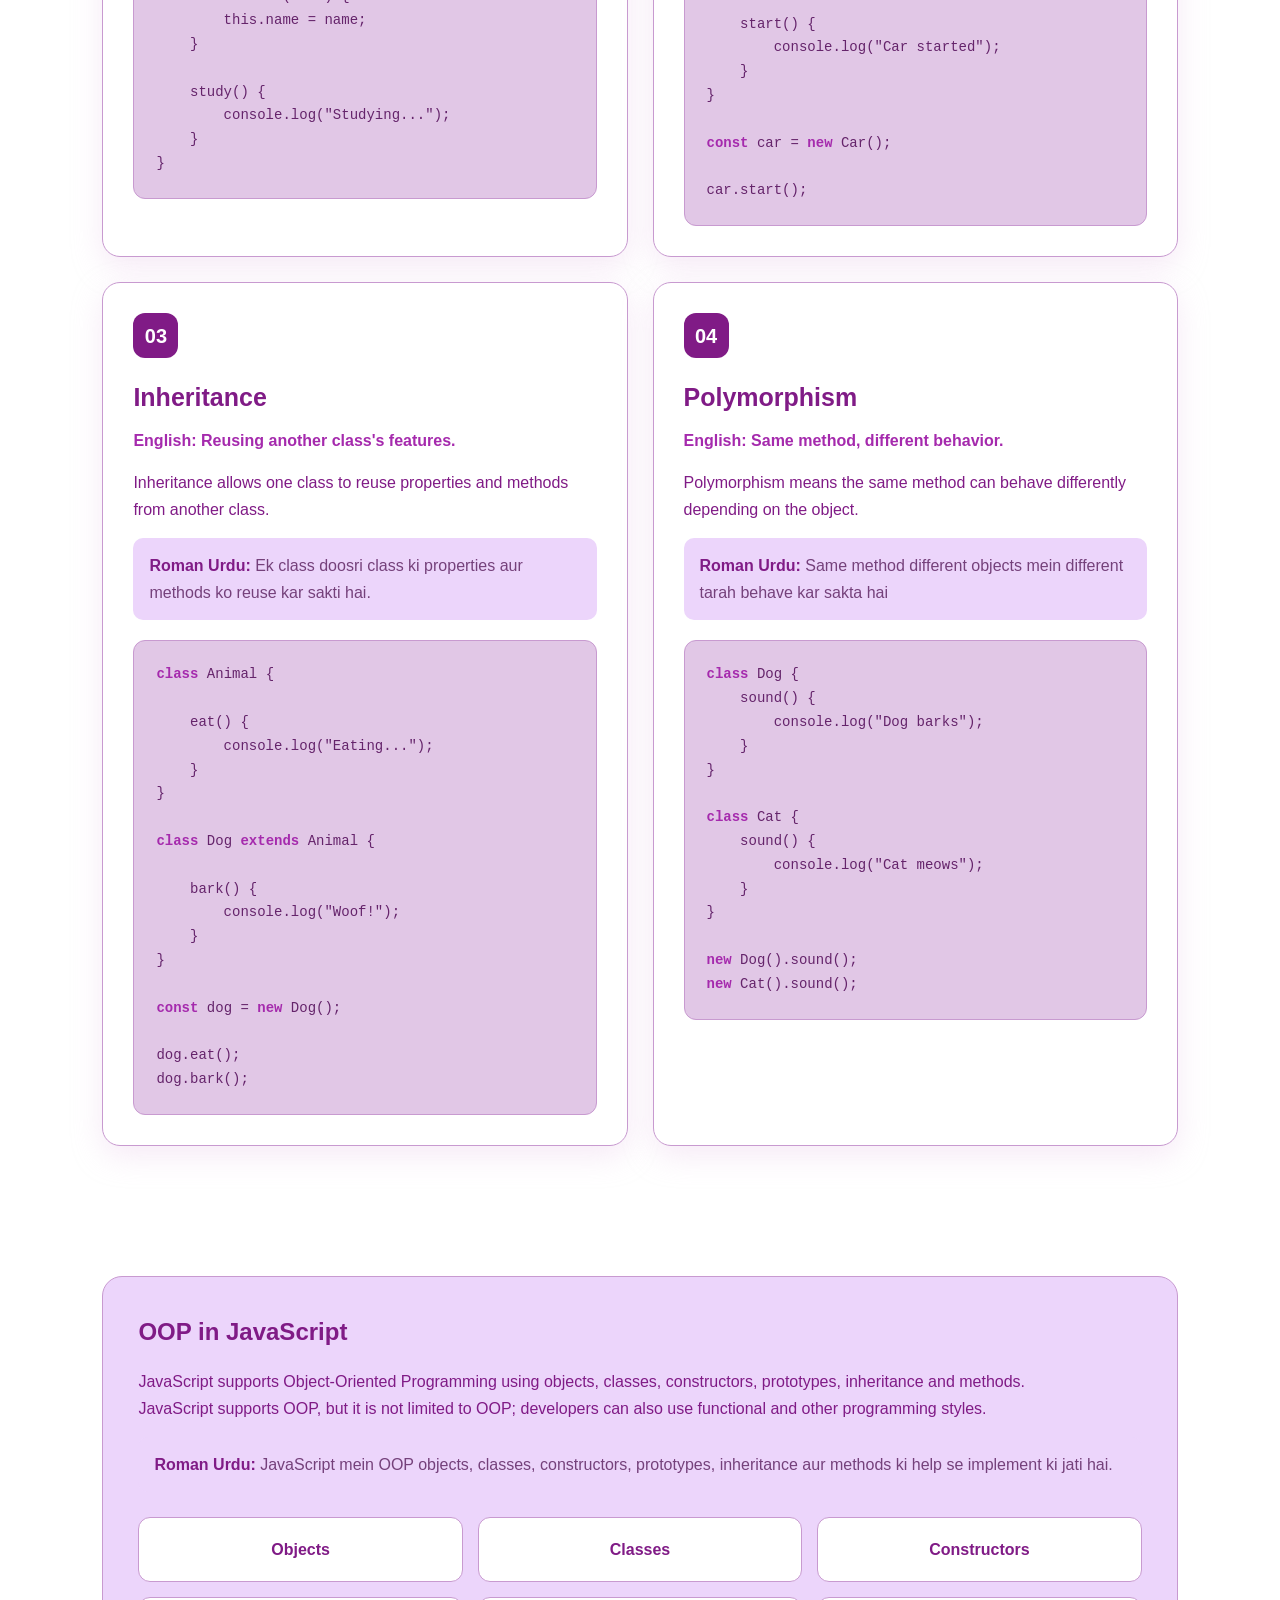
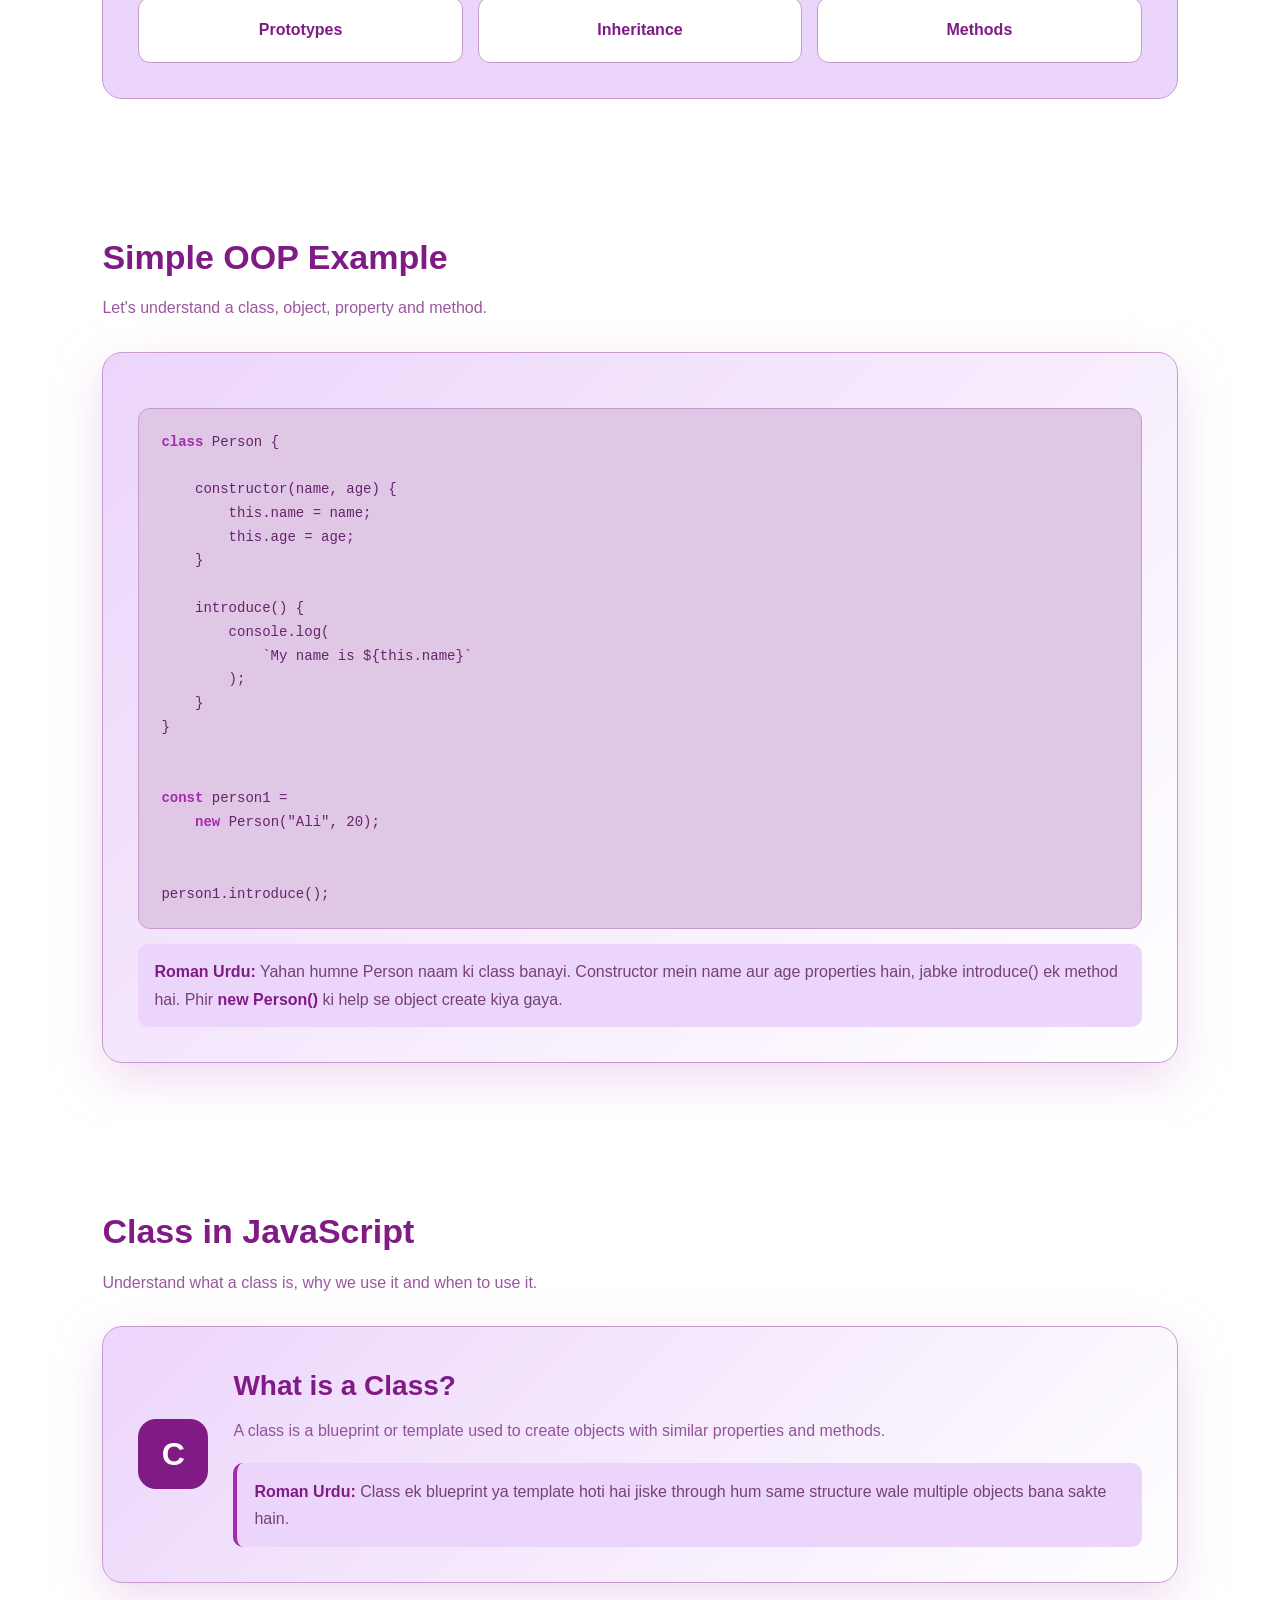
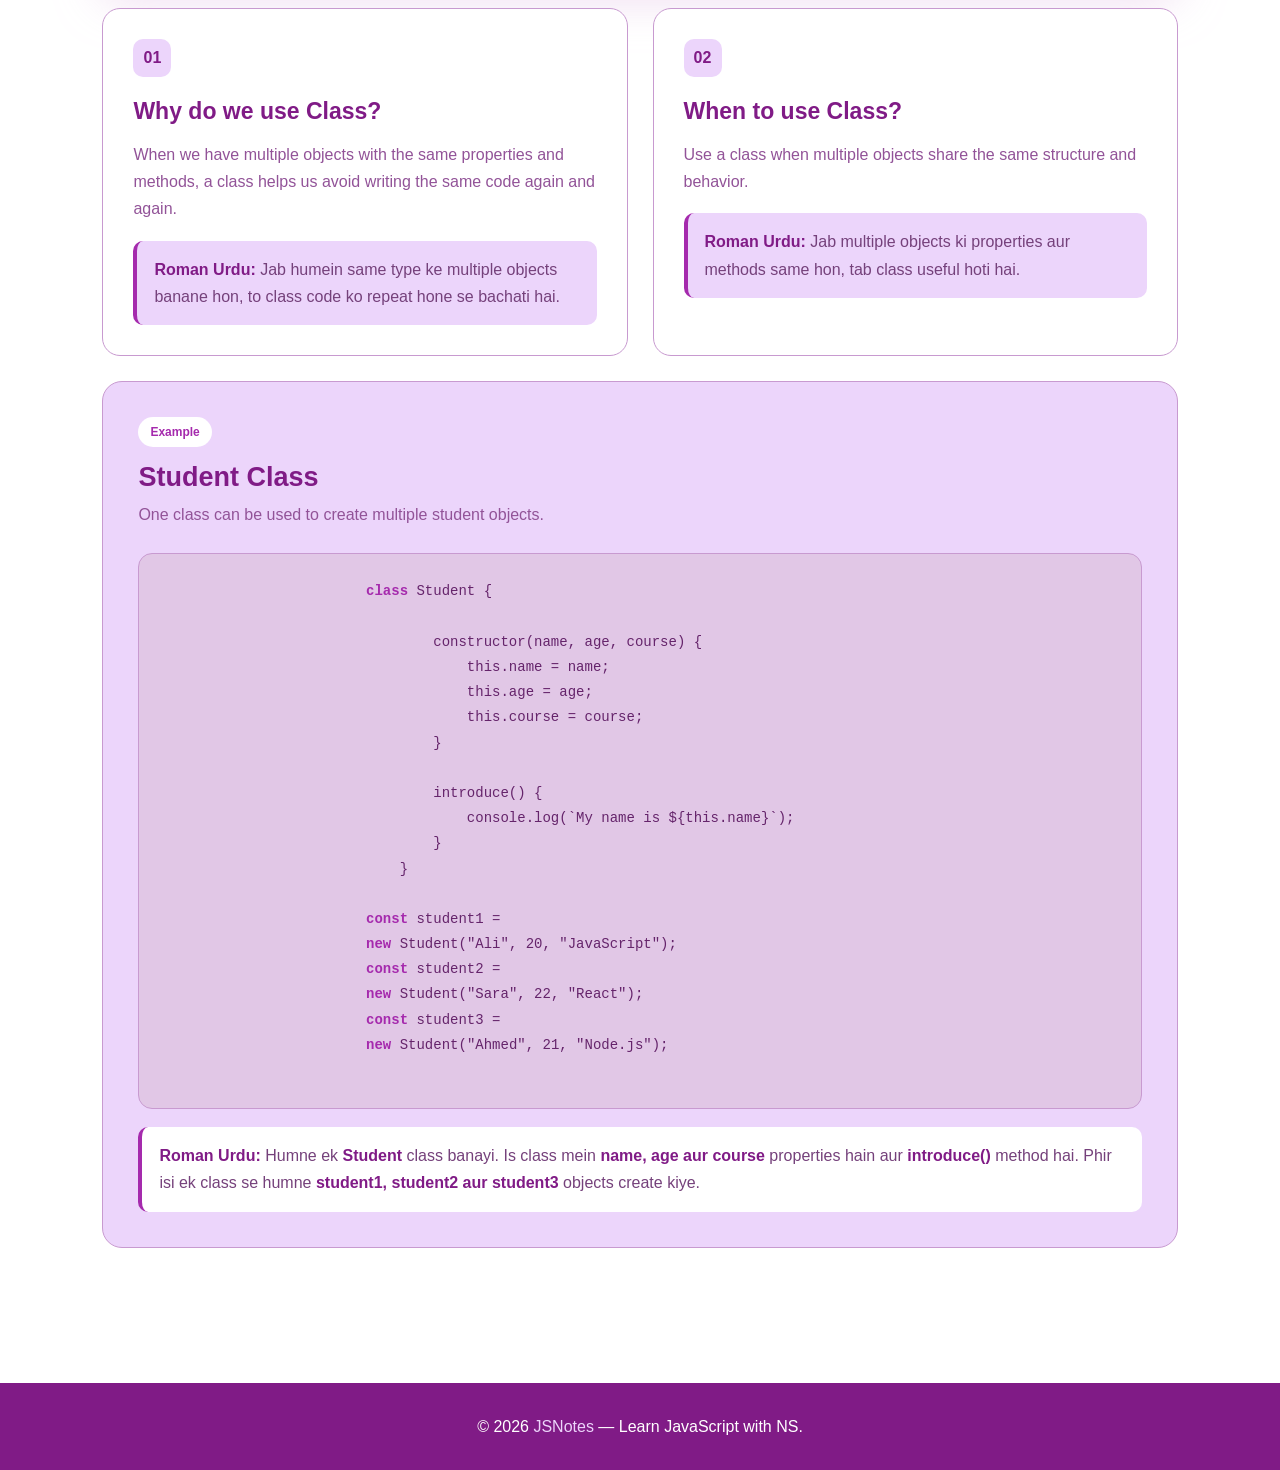
<file: oop/oop.html>
<!DOCTYPE html>
<html lang="en">

<head>
    <meta charset="UTF-8">
    <meta name="viewport" content="width=device-width, initial-scale=1.0">

    <title>OOP in JavaScript | JS Notes</title>
    <link rel="stylesheet" href="oop.css">
</head>


<body>


    <!-- ================= NAVBAR ================= -->
    <nav>
        <div class="logo">
            JS<span>Notes</span>
        </div>
        <ul>
            <li><a href="#what">What is OOP?</a></li>
            <li><a href="#pillars">Pillars</a></li>
            <li><a href="#javascript">OOP in JS</a></li>
            <!-- <li><a href="#revision">Revision</a></li> -->
        </ul>
    </nav>

    <!-- ================= HERO ================= -->
    <header class="hero">

        <div class="hero-content">
            <h1>
                OOP in <span>JavaScript</span>
            </h1>
            <p>
                Understand Object-Oriented Programming with
                simple English definitions, Roman Urdu explanations,
                and practical JavaScript examples.
            </p>
        </div>

    </header>

    <main>
        <!-- ================= WHAT IS OOP ================= -->

        <section id="what">

            <div class="container">

                <div class="section-title">

                    <h2>What is OOP?</h2>

                    <p>
                        Object-Oriented Programming explained simply.
                    </p>

                </div>


                <div class="intro-card">

                    <h3>
                        Object-Oriented Programming
                    </h3>

                    <p>
                        OOP stands for
                        <strong>Object-Oriented Programming</strong>.
                    </p>


                    <div class="definition">

                        <strong>English:</strong>

                        OOP is a programming style where code is
                        organized around objects that contain
                        data and behavior.

                    </div>


                    <div class="definition">

                        <strong>Roman Urdu:</strong>

                        OOP ek programming style hai jisme code ko
                        objects ki form mein organize kiya jata hai,
                        aur objects ke andar data aur functions hote hain.

                    </div>

                </div>

            </div>

        </section>


        <!-- ================= FOUR PILLARS ================= -->

        <section id="pillars">

            <div class="container">

                <div class="section-title">

                    <h2>4 Pillars of OOP</h2>

                    <p>
                        The four main concepts of Object-Oriented Programming.
                    </p>

                </div>


                <div class="pillars">


                    <!-- ENCAPSULATION -->

                    <article class="pillar">

                        <div class="pillar-number">
                            01
                        </div>

                        <h3>
                            Encapsulation
                        </h3>

                        <p class="one-line">
                            English: Bundling data and methods together.
                        </p>

                        <p>
                            Encapsulation means keeping related data
                            and methods together inside an object or class
                            and controlling access to them.
                        </p>

                        <div class="roman">

                            <strong>Roman Urdu:</strong>
                            Kisi bhi related data aur methods ko ek object ya class mein rakhna Encapsulation kehlata
                            hai

                        </div>


                        <div class="code-box">

                            <pre>
<span class="keyword">class</span> Student {

    constructor(name) {
        this.name = name;
    }

    study() {
        console.log("Studying...");
    }
}
</pre>

                        </div>

                    </article>


                    <!-- ABSTRACTION -->

                    <article class="pillar">

                        <div class="pillar-number">
                            02
                        </div>

                        <h3>
                            Abstraction
                        </h3>

                        <p class="one-line">
                            English: Hiding unnecessary details.
                        </p>

                        <p>
                            Abstraction means hiding complex or
                            unnecessary implementation details and
                            showing only what is important.
                        </p>

                        <div class="roman">
                            <strong>Roman Urdu:</strong>
                            Agar hum program mein user ko sirf zaroori cheezein show karwain aur baqi internal details
                            hide kar dein, to isay Abstraction kehte hain.
                        </div>


                        <div class="code-box">

                            <pre>
<span class="keyword">class</span> Car {

    start() {
        console.log("Car started");
    }
}

<span class="keyword">const</span> car = <span class="keyword">new</span> Car();

car.start();
</pre>

                        </div>

                    </article>


                    <!-- INHERITANCE -->

                    <article class="pillar">

                        <div class="pillar-number">
                            03
                        </div>

                        <h3>
                            Inheritance
                        </h3>

                        <p class="one-line">
                            English: Reusing another class's features.
                        </p>

                        <p>
                            Inheritance allows one class to reuse
                            properties and methods from another class.
                        </p>

                        <div class="roman">

                            <strong>Roman Urdu:</strong>

                            Ek class doosri class ki properties aur
                            methods ko reuse kar sakti hai.

                        </div>


                        <div class="code-box">

                            <pre>
<span class="keyword">class</span> Animal {

    eat() {
        console.log("Eating...");
    }
}

<span class="keyword">class</span> Dog <span class="keyword">extends</span> Animal {

    bark() {
        console.log("Woof!");
    }
}

<span class="keyword">const</span> dog = <span class="keyword">new</span> Dog();

dog.eat();
dog.bark();
</pre>

                        </div>

                    </article>


                    <!-- POLYMORPHISM -->

                    <article class="pillar">

                        <div class="pillar-number">
                            04
                        </div>

                        <h3>
                            Polymorphism
                        </h3>

                        <p class="one-line">
                            English: Same method, different behavior.
                        </p>
                        <p>
                            Polymorphism means the same method can
                            behave differently depending on the object.
                        </p>
                        <div class="roman">
                            <strong>Roman Urdu:</strong>
                            Same method different objects mein different tarah behave kar sakta hai
                        </div>
                        <div class="code-box">
                            <pre><span class="keyword">class</span> Dog {
    sound() {
        console.log("Dog barks");
    }
}

<span class="keyword">class</span> Cat {
    sound() {
        console.log("Cat meows");
    }
}

<span class="keyword">new</span> Dog().sound();
<span class="keyword">new</span> Cat().sound();</pre>
                        </div>
                    </article>
                </div>
            </div>
        </section>

        <!-- ================= OOP IN JS ================= -->

        <section id="javascript">

            <div class="container">

                <div class="js-oop">

                    <h2>
                        OOP in JavaScript
                    </h2>

                    <p>
                        JavaScript supports Object-Oriented Programming
                        using objects, classes, constructors, prototypes,
                        inheritance and methods.
                    </p>
                    <p>
                        JavaScript supports OOP, but it is not limited to OOP; developers can also use functional and
                        other programming styles.
                    </p>

                    <div class="roman">

                        <strong>Roman Urdu:</strong>

                        JavaScript mein OOP objects, classes, constructors,
                        prototypes, inheritance aur methods ki help se
                        implement ki jati hai.

                    </div>




                    <div class="js-features">

                        <div class="feature">
                            Objects
                        </div>

                        <div class="feature">
                            Classes
                        </div>

                        <div class="feature">
                            Constructors
                        </div>

                        <div class="feature">
                            Prototypes
                        </div>

                        <div class="feature">
                            Inheritance
                        </div>

                        <div class="feature">
                            Methods
                        </div>

                    </div>

                </div>

            </div>

        </section>

        <!-- ================= EXAMPLE ================= -->
        <section>

            <div class="container">

                <div class="section-title">

                    <h2>
                        Simple OOP Example
                    </h2>

                    <p>
                        Let's understand a class, object, property and method.
                    </p>

                </div>


                <div class="intro-card">

                    <div class="code-box">

                        <pre>
<span class="keyword">class</span> Person {

    constructor(name, age) {
        this.name = name;
        this.age = age;
    }

    introduce() {
        console.log(
            `My name is ${this.name}`
        );
    }
}


<span class="keyword">const</span> person1 =
    <span class="keyword">new</span> Person("Ali", 20);


person1.introduce();
</pre>

                    </div>


                    <div class="roman">

                        <strong>Roman Urdu:</strong>

                        Yahan humne Person naam ki class banayi.
                        Constructor mein name aur age properties hain,
                        jabke introduce() ek method hai. Phir
                        <strong>new Person()</strong> ki help se object
                        create kiya gaya.

                    </div>

                </div>

            </div>

        </section>
        </section>
    </main>

    <!-- ================= CLASS IN JAVASCRIPT ================= -->

    <section class="class-section" id="class">
        <div class="container">
            <div class="section-title">
                <h2>Class in JavaScript</h2>
                <p>Understand what a class is, why we use it and when to use it.</p>
            </div>

            <!-- What is Class -->
            <div class="class-intro">
                <div class="class-icon">
                    C
                </div>
                <div>
                    <h3>What is a Class?</h3>
                    <p>
                        A class is a blueprint or template used to create
                        objects with similar properties and methods.
                    </p>
                    <div class="roman-box">
                        <strong>Roman Urdu:</strong>
                        Class ek blueprint ya template hoti hai jiske
                        through hum same structure wale multiple objects
                        bana sakte hain.
                    </div>
                </div>
            </div>

            <!-- Why Class -->
            <div class="class-grid">
                <div class="class-info-card">
                    <span class="info-number">01</span>
                    <h3>Why do we use Class?</h3>
                    <p>
                        When we have multiple objects with the same
                        properties and methods, a class helps us avoid
                        writing the same code again and again.
                    </p>
                    <div class="roman-box">
                        <strong>Roman Urdu:</strong>
                        Jab humein same type ke multiple objects banane
                        hon, to class code ko repeat hone se bachati hai.
                    </div>
                </div>
                <div class="class-info-card">
                    <span class="info-number">02</span>
                    <h3>When to use Class?</h3>
                    <p>
                        Use a class when multiple objects share the same
                        structure and behavior.
                    </p>
                    <div class="roman-box">
                        <strong>Roman Urdu:</strong>
                        Jab multiple objects ki properties aur methods
                        same hon, tab class useful hoti hai.
                    </div>
                </div>
            </div>
            <!-- Example -->
            <div class="class-example">
                <div class="example-heading">
                    <div>
                        <span class="example-tag">Example</span>
                        <h3>Student Class</h3>
                        <p>
                            One class can be used to create multiple
                            student objects.
                        </p>
                    </div>
                </div>
                <div class="code-box">
                    <pre>
                        <span class="keyword">class</span> Student {

                                constructor(name, age, course) {
                                    this.name = name;
                                    this.age = age;
                                    this.course = course;
                                }

                                introduce() {
                                    console.log(`My name is ${this.name}`);
                                }
                            }

                        <span class="keyword">const</span> student1 =
                        <span class="keyword">new</span> Student("Ali", 20, "JavaScript");
                        <span class="keyword">const</span> student2 =
                        <span class="keyword">new</span> Student("Sara", 22, "React");
                        <span class="keyword">const</span> student3 =
                        <span class="keyword">new</span> Student("Ahmed", 21, "Node.js");
                    </pre>

                </div>

                <div class="roman-box example-explanation">
                    <strong>Roman Urdu:</strong>
                    Humne ek <strong>Student</strong> class banayi.
                    Is class mein <strong>name, age aur course</strong>
                    properties hain aur <strong>introduce()</strong>
                    method hai.
                    Phir isi ek class se humne
                    <strong>student1, student2 aur student3</strong>
                    objects create kiye.
                </div>
            </div>
        </div>
        </div>
    </section>
    <!-- ================= FOOTER ================= -->
    <footer>
        <p>
            © 2026 <span>JSNotes</span> — Learn JavaScript with NS.
        </p>
    </footer>
</body>

</html>
</file>
<file: style.css>
:root {
            --bg: #ffffff;
            --panel: #ecd5fb;
            --panel2: #d4a8dd;
            --text: #801b86;
            --muted: #cb91cf;
            --accent: #801b86;
            --accent2: #a52aad;
            --border: #c89ad0;
            --code: #e1c7e6;
            --shadow: 0 16px 45px rgba(229, 195, 230, 0.6);
        }

        * {
            margin: 0;
            padding: 0;
            box-sizing: border-box;
        }

        html {
            scroll-behavior: smooth;
        }

        body {
            font-family: Arial, Helvetica, sans-serif;
            background: var(--bg);
            color: var(--text);
            line-height: 1.6;
        }

        /* ================= NAVBAR ================= */

        nav {
            width: 100%;
            padding: 20px 8%;
            display: flex;
            justify-content: space-between;
            align-items: center;
            /* background: rgba(255, 255, 255, 0.9; */
            border-bottom: 1px solid var(--border);
            position: sticky;
            top: 0;
            z-index: 100;
            backdrop-filter: blur(10px);
            background: var(--text);
        }

        .logo {
            font-size: 25px;
            font-weight: 800;
            display: flex;
            color: var(--bg);
        }
 .logo img {
            height: 50px;
        }
 .logo span {
    color: var(--panel2);
}nav ul {
    display: flex;
    list-style: none;
    gap: 30px;
    }

nav ul li a {
            text-decoration: none;
            color: var(--border);
            font-weight: 600;
            transition: 0.3s;
        }

nav ul li a:hover {
    color: var(--panel);
}

        /* ================= HERO ================= */

 .hero {
            min-height: 75vh;
            padding: 80px 8%;

            display: flex;
            justify-content: space-between;
            align-items: center;
            gap: 50px;

            background:
                radial-gradient(circle at top right,
                    var(--panel),
                    transparent 40%);
        }

        .hero-content {
            max-width: 650px;
        }

.hero h1 {
            font-size: clamp(45px, 7vw, 80px);
            line-height: 1.05;
            margin-bottom: 25px;
        }

.hero h1 span {
            color: var(--accent2);
        }

.hero p {
            color: #9a579e;
            font-size: 18px;
            max-width: 570px;
            margin-bottom: 35px;
        }

.hero-buttons {
            display: flex;
            gap: 15px;
            flex-wrap: wrap;
        }

.btn {
            display: inline-block;
            padding: 13px 25px;
            border-radius: 10px;

            text-decoration: none;
            font-weight: 700;

            transition: 0.3s;
        }

.btn-primary {
            background: var(--accent);
            color: white;
        }

.btn-primary:hover {
            background: var(--accent2);
            transform: translateY(-3px);
            box-shadow: var(--shadow);
        }

.btn-secondary {
            border: 1px solid var(--border);
            color: var(--accent);
            background: white;
        }

.btn-secondary:hover {
            background: var(--panel);
            transform: translateY(-3px);
        }

        /* ================= JS VISUAL ================= */

.hero-code {
            width: 400px;
            max-width: 100%;

            background: var(--panel);
            border: 1px solid var(--border);

            padding: 25px;
            border-radius: 20px;

            box-shadow: var(--shadow);

            transform: rotate(2deg);
            transition: 0.4s;
        }

.hero-code:hover {
            transform: rotate(0deg) translateY(-8px);
        }

.dots {
            display: flex;
            gap: 7px;
            margin-bottom: 20px;
        }

.dots span {
            width: 11px;
            height: 11px;
            border-radius: 50%;
            background: var(--accent2);
        }

.code-line {
            font-family: monospace;
            color: var(--accent);
            margin: 8px 0;
        }

.code-keyword {
            color: #a52aad;
            font-weight: bold;
        }

        /* ================= TOPICS ================= */

.topics {
            padding: 90px 8%;
            background: #fff;
        }

.section-heading {
            text-align: center;
            margin-bottom: 55px;
        }

.section-heading h2 {
            font-size: 42px;
            margin-bottom: 10px;
        }

.section-heading p {
            color: #a66aaa;
            font-size: 17px;
        }

.cards {
            display: grid;
            grid-template-columns: repeat(3, 1fr);
            gap: 25px;
        }

.card {
            padding: 30px;

            background: linear-gradient(145deg,
                    #ffffff,
                    var(--panel));

            border: 1px solid var(--border);
            border-radius: 20px;

            box-shadow: 0 10px 30px rgba(229, 195, 230, 0.3);

            transition: 0.35s;

            position: relative;
            overflow: hidden;
        }

.card::before {
            content: "";
            position: absolute;

            width: 100px;
            height: 100px;

            background: var(--panel2);

            border-radius: 50%;

            right: -40px;
            top: -40px;

            opacity: 0.3;
        }

.card:hover {
            transform: translateY(-10px);
            box-shadow: var(--shadow);
            border-color: var(--accent2);
        }

.card-icon {
            width: 55px;
            height: 55px;

            display: flex;
            align-items: center;
            justify-content: center;

            border-radius: 15px;

            background: var(--accent);
            color: white;

            font-size: 24px;
            margin-bottom: 20px;
        }

.card h3 {
            font-size: 23px;
            margin-bottom: 12px;
        }

.card p {
            color: #9a579e;
            margin-bottom: 20px;
        }

.card a {
            color: var(--accent);
            text-decoration: none;
            font-weight: 700;
        }

.card a:hover {
            color: var(--accent2);
        }

        /* FEATURED CARD */

.card.featured {
            background: linear-gradient(135deg,
                    var(--panel),
                    var(--panel2));

            border: 2px solid var(--accent2);
        }

.featured-label {
            display: inline-block;

            padding: 5px 12px;
            margin-bottom: 15px;

            border-radius: 20px;

            background: white;
            color: var(--accent);

            font-size: 12px;
            font-weight: 800;
        }

        /* ================= ABOUT ================= */

.about {
            padding: 80px 8%;
            background: var(--panel);
            text-align: center;
        }

.about h2 {
            font-size: 38px;
            margin-bottom: 15px;
        }

.about p {
            max-width: 700px;
            margin: auto;

            color: #925398;
            font-size: 17px;
        }

        /* ================= FOOTER ================= */

footer {
            padding: 30px 8%;

            display: flex;
            justify-content: space-between;
            align-items: center;
    background: var(--accent);
    color: white;
}

footer p {
    font-size: 14px;
    }

footer span {
    color: var(--panel);
    }

        /* ================= RESPONSIVE ================= */

@media (max-width: 900px) {

.hero {
    flex-direction: column;
    text-align: center;
    padding-top: 60px;
    }

.hero p {
    margin-left: auto;
    margin-right: auto;
}

.hero-buttons {
    justify-content: center;
    }

.cards {
    grid-template-columns: repeat(2, 1fr);
    }
nav {
    padding: 18px 5%;
    }
    }

@media (max-width: 600px) {

nav ul {
    display: none;
    }

.hero {
    padding: 60px 5%;
    }

.topics,
.about {
    padding-left: 5%;
    padding-right: 5%;
    }

.cards {
    grid-template-columns: 1fr;
    }

.section-heading h2 {
    font-size: 32px;
    }

footer {
    flex-direction: column;
    gap: 10px;
    text-align: center;
            }
        }
</file>
<file: behindtheScene/style.css>
:root {
    --bg: #ffffff;
    --panel: #ecd5fb;
    --panel2: #d4a8dd;

    --text: #801b86;
    --muted: #cb91cf;

    --accent: #801b86;
    --accent2: #a52aad;

    --border: #c89ad0;
    --code: #e1c7e6;

    --shadow: 0 16px 45px rgba(229, 195, 230, 0.6);
}

* {
    box-sizing: border-box
}

html {
    scroll-behavior: auto;
}

body {
    margin: 0;
    background: var(--bg);
    color: var(--text);
    font-family: Inter, system-ui, -apple-system, Segoe UI, sans-serif;
    line-height: 1.65
}

a {
    color: inherit;
    text-decoration: none
}

header {
    position: sticky;
    top: 0;
    z-index: 20;
    /* background: var(--accent); */
    box-shadow: var(--border);
    backdrop-filter: blur(14px);
    border-bottom: 1px solid var(--border);
    
}
.nav {
    max-width: 1200px;
    margin: auto;
    padding: 14px 22px;
    display: flex;
    align-items: center;
    justify-content: space-between;
    gap: 20px;
    background: rgba(255, 255, 255, 0.95);
}

.logo {
    font-weight: 900;
    letter-spacing: .3px;
    display: flex;
    align-items: center;
    gap: 4px;
    white-space: nowrap;
    width: auto;
    font-size: 25px;
    color: var(--accent);
}

.logo span {
    color: var(--accent2);
}

.navlinks {
    display: flex;
    gap: 14px;
    flex-wrap: wrap
}

.navlinks a {
    color: var(--muted);
    font-size: 17px;
    font-weight: 600;
    color: var(--text);
}

.navlinks a:hover {
    color: var(--bg);
    color: var(--accent2);
}

.hero {
    max-width: 1200px;
    margin: auto;
    padding: 72px 22px 45px;
    display: grid;
    grid-template-columns: 1.25fr .75fr;
    gap: 30px;
    align-items: center
}

.badge {
    display: inline-block;
    padding: 7px 12px;
    border: 1px solid var(--border);
    border-radius: 999px;
    color: var(--accent2);
    font-size: 13px;
    background: rgba(98, 230, 196, .06)
}

h1 {
    font-size: clamp(38px, 6vw, 70px);
    line-height: 1.05;
    margin: 18px 0
}

.hero p {
    color: var(--muted);
    font-size: 18px;
    max-width: 720px
}

.hero-card {
    background: linear-gradient(145deg, var(--panel), var(--panel2));
    border: 1px solid var(--border);
    padding: 10px;
    border-radius: 22px;
    box-shadow: var(--shadow)
}

.flow {
    font-family: ui-monospace, monospace;
    color: var(--accent2);
    font-size: 14px;
    white-space: pre-line
}

.layout {
    max-width: 1200px;
    margin: auto;
    padding: 10px 22px 70px;
    display: grid;
    grid-template-columns: 245px 1fr;
    gap: 30px;
}

aside {
    position: sticky;
    top: 82px;
    height: max-content;
    background: var(--panel);
    border: 1px solid var(--border);
    border-radius: 18px;
    padding: 17px
}

aside h3 {
    margin: 0 0 12px;
    font-size: 15px
}

aside a {
    display: block;
    padding: 7px 9px;
    color: var(--text);
    font-size: 13px;
    border-radius: 8px

}

aside a:hover {
    background: var(--panel2);
    color: var(--text)
}

section {
    scroll-margin-top: 95px;
    margin-bottom: 28px;
    background: var(--panel);
    border: 1px solid var(--border);
    border-radius: 20px;
    padding: 28px;
    box-shadow: 0 10px 30px rgba(0, 0, 0, .12)
}

h2 {
    margin: 0 0 14px;
    font-size: 28px
}

h3 {
    font-size: 20px;
    margin-top: 24px
}

p,
li {
    color: #c551fa
}

.muted {
    color: var(--muted)
}

.note {
    border-left: 3px solid var(--accent2);
    padding: 12px 16px;
    background: var(--panel2);
    color: var(--bg);
    margin: 18px 0;
    border-radius: 0 10px 10px 0
}

code {
    font-family: ui-monospace, SFMono-Regular, Menlo, monospace
}

pre {
    position: relative;
    background: var(--code);
    border: 1px solid #d191e9;
    border-radius: 13px;
    padding: 18px;
    overflow: auto;
    color: #73218a
}

.copy {
    position: absolute;
    right: 10px;
    top: 10px;
    border: 1px solid #d9b9ef;
    background: #d5b3ec;
    color: #4a0b6c;
    border-radius: 7px;
    padding: 5px 9px;
    cursor: pointer;
    font-size: 12px
}

table {
    width: 100%;
    border-collapse: collapse;
    margin: 15px 0
}

th,
td {
    padding: 11px;
    border: 1px solid var(--border);
    text-align: left
}

th {
    background: var(--panel2)
}

.grid {
    display: grid;
    grid-template-columns: repeat(2, 1fr);
    gap: 16px
}

.mini {
    background: var(--panel2);
    border: 1px solid var(--border);
    border-radius: 14px;
    padding: 17px;
    color: #f0eaf1;
}

.mini p{
    color: #f0eaf1;
}

.quiz {
    display: grid;
    gap: 10px
}

.quiz button {
    width: 100%;
    text-align: left;
    background: var(--panel2);
    border: 1px solid var(--border);
    color: var(--text);
    padding: 12px;
    border-radius: 10px;
    cursor: pointer
}

.quiz button:hover {
    border-color: var(--accent)
}

.answer {
    margin-top: 10px;
    color: var(--accent2);
    font-weight: 600
}

footer {
    text-align: center;
    color: var(--muted);
    padding: 35px
}

@media(max-width:850px) {
    .hero {
        grid-template-columns: 1fr
    }

    .layout {
        grid-template-columns: 1fr
    }

    aside {
        position: relative;
        top: 0
    }

    .grid {
        grid-template-columns: 1fr
    }

    .navlinks {
        display: none
    }
}
</file>
<file: bindtheScene/style.css>
:root {
    --bg: #ffffff;
    --panel: #ecd5fb;
    --panel2: #d4a8dd;

    --text: #801b86;
    --muted: #cb91cf;

    --accent: #801b86;
    --accent2: #a52aad;

    --border: #c89ad0;
    --code: #e1c7e6;

    --shadow: 0 16px 45px rgba(229, 195, 230, 0.6);
}

* {
    box-sizing: border-box
}

html {
    scroll-behavior: auto;
}

body {
    margin: 0;
    background: var(--bg);
    color: var(--text);
    font-family: Inter, system-ui, -apple-system, Segoe UI, sans-serif;
    line-height: 1.65
}

a {
    color: inherit;
    text-decoration: none
}

header {
    position: sticky;
    top: 0;
    z-index: 20;
    /* background: var(--accent); */
    box-shadow: var(--border);
    backdrop-filter: blur(14px);
    border-bottom: 1px solid var(--border);
    
}
.nav {
    max-width: 1200px;
    margin: auto;
    padding: 14px 22px;
    display: flex;
    align-items: center;
    justify-content: space-between;
    gap: 20px;
    background: rgba(255, 255, 255, 0.95);
}

.logo {
    font-weight: 900;
    letter-spacing: .3px;
    display: flex;
    align-items: center;
    gap: 4px;
    white-space: nowrap;
    width: auto;
    font-size: 25px;
    color: var(--accent);
}

.logo span {
    color: var(--accent2);
}

.navlinks {
    display: flex;
    gap: 14px;
    flex-wrap: wrap
}

.navlinks a {
    color: var(--muted);
    font-size: 17px;
    font-weight: 600;
    color: var(--text);
}

.navlinks a:hover {
    color: var(--bg);
    color: var(--accent2);
}

.hero {
    max-width: 1200px;
    margin: auto;
    padding: 72px 22px 45px;
    display: grid;
    grid-template-columns: 1.25fr .75fr;
    gap: 30px;
    align-items: center
}

.badge {
    display: inline-block;
    padding: 7px 12px;
    border: 1px solid var(--border);
    border-radius: 999px;
    color: var(--accent2);
    font-size: 13px;
    background: rgba(98, 230, 196, .06)
}

h1 {
    font-size: clamp(38px, 6vw, 70px);
    line-height: 1.05;
    margin: 18px 0
}

.hero p {
    color: var(--muted);
    font-size: 18px;
    max-width: 720px
}

.hero-card {
    background: linear-gradient(145deg, var(--panel), var(--panel2));
    border: 1px solid var(--border);
    padding: 10px;
    border-radius: 22px;
    box-shadow: var(--shadow)
}

.flow {
    font-family: ui-monospace, monospace;
    color: var(--accent2);
    font-size: 14px;
    white-space: pre-line
}

.layout {
    max-width: 1200px;
    margin: auto;
    padding: 10px 22px 70px;
    display: grid;
    grid-template-columns: 245px 1fr;
    gap: 30px;
}

aside {
    position: sticky;
    top: 82px;
    height: max-content;
    background: var(--panel);
    border: 1px solid var(--border);
    border-radius: 18px;
    padding: 17px
}

aside h3 {
    margin: 0 0 12px;
    font-size: 15px
}

aside a {
    display: block;
    padding: 7px 9px;
    color: var(--text);
    font-size: 13px;
    border-radius: 8px

}

aside a:hover {
    background: var(--panel2);
    color: var(--text)
}

section {
    scroll-margin-top: 95px;
    margin-bottom: 28px;
    background: var(--panel);
    border: 1px solid var(--border);
    border-radius: 20px;
    padding: 28px;
    box-shadow: 0 10px 30px rgba(0, 0, 0, .12)
}

h2 {
    margin: 0 0 14px;
    font-size: 28px
}

h3 {
    font-size: 20px;
    margin-top: 24px
}

p,
li {
    color: #c551fa
}

.muted {
    color: var(--muted)
}

.note {
    border-left: 3px solid var(--accent2);
    padding: 12px 16px;
    background: var(--panel2);
    color: var(--bg);
    margin: 18px 0;
    border-radius: 0 10px 10px 0
}

code {
    font-family: ui-monospace, SFMono-Regular, Menlo, monospace
}

pre {
    position: relative;
    background: var(--code);
    border: 1px solid #d191e9;
    border-radius: 13px;
    padding: 18px;
    overflow: auto;
    color: #73218a
}

.copy {
    position: absolute;
    right: 10px;
    top: 10px;
    border: 1px solid #d9b9ef;
    background: #d5b3ec;
    color: #4a0b6c;
    border-radius: 7px;
    padding: 5px 9px;
    cursor: pointer;
    font-size: 12px
}

table {
    width: 100%;
    border-collapse: collapse;
    margin: 15px 0
}

th,
td {
    padding: 11px;
    border: 1px solid var(--border);
    text-align: left
}

th {
    background: var(--panel2)
}

.grid {
    display: grid;
    grid-template-columns: repeat(2, 1fr);
    gap: 16px
}

.mini {
    background: var(--panel2);
    border: 1px solid var(--border);
    border-radius: 14px;
    padding: 17px;
    color: #f0eaf1;
}

.mini p{
    color: #f0eaf1;
}

.quiz {
    display: grid;
    gap: 10px
}

.quiz button {
    width: 100%;
    text-align: left;
    background: var(--panel2);
    border: 1px solid var(--border);
    color: var(--text);
    padding: 12px;
    border-radius: 10px;
    cursor: pointer
}

.quiz button:hover {
    border-color: var(--accent)
}

.answer {
    margin-top: 10px;
    color: var(--accent2);
    font-weight: 600
}

footer {
    text-align: center;
    color: var(--muted);
    padding: 35px
}

@media(max-width:850px) {
    .hero {
        grid-template-columns: 1fr
    }

    .layout {
        grid-template-columns: 1fr
    }

    aside {
        position: relative;
        top: 0
    }

    .grid {
        grid-template-columns: 1fr
    }

    .navlinks {
        display: none
    }
}
</file>
<file: oop/oop.css>
/* ================= ROOT COLORS ================= */

        :root {
            --bg: #ffffff;
            --panel: #ecd5fb;
            --panel2: #d4a8dd;
            --text: #801b86;
            --muted: #cb91cf;
            --accent: #801b86;
            --accent2: #a52aad;
            --border: #c89ad0;
            --code: #e1c7e6;

            --shadow: 0 16px 45px rgba(229, 195, 230, 0.6);
        }


        /* ================= RESET ================= */

        * {
            margin: 0;
            padding: 0;
            box-sizing: border-box;
        }

        html {
            scroll-behavior: smooth;
        }

        body {
            font-family: Arial, Helvetica, sans-serif;
            background: var(--bg);
            color: var(--text);
            line-height: 1.7;
        }


        /* ================= NAVBAR ================= */

        nav {
            height: 70px;
            padding: 0 8%;
            display: flex;
            align-items: center;
            justify-content: space-between;
            background: rgba(255, 255, 255, 0.95);
            border-bottom: 1px solid var(--border);
            position: sticky;
            top: 0;
            z-index: 100;
            backdrop-filter: blur(10px);
        }

        .logo {
            display: flex;
            align-items: center;
            gap: 8px;
            font-size: 25px;
            font-weight: 800;
            white-space: nowrap;
        }

        .logo img {
            width: 38px;
            height: 38px;
            object-fit: contain;
        }

        .logo span {
            color: var(--accent2);
        }

        nav ul {
            display: flex;
            list-style: none;
            gap: 28px;
        }

        nav a {
            text-decoration: none;
            color: var(--text);
            font-weight: 600;
            transition: 0.3s;
        }

        nav a:hover {
            color: var(--accent2);
        }


        /* ================= HERO ================= */

        .hero {
            padding: 75px 8% 65px;

            background:
                radial-gradient(
                    circle at top right,
                    var(--panel),
                    transparent 40%
                );
        }

        .hero-content {
            max-width: 900px;
            margin: auto;
            text-align: center;
        }

        .tag {
            display: inline-block;

            padding: 6px 16px;
            margin-bottom: 18px;

            background: var(--panel);
            border: 1px solid var(--border);

            border-radius: 30px;

            font-size: 13px;
            font-weight: 700;
            color: var(--accent);
        }

        .hero h1 {
            font-size: clamp(42px, 7vw, 70px);
            line-height: 1.1;
            margin-bottom: 20px;
        }

        .hero h1 span {
            color: var(--accent2);
        }

        .hero p {
            max-width: 720px;
            margin: auto;

            color: #9a579e;
            font-size: 18px;
        }


        /* ================= MAIN CONTAINER ================= */

        .container {
            width: 84%;
            max-width: 1150px;
            margin: auto;
        }

        section {
            padding: 65px 0;
        }


        /* ================= SECTION TITLE ================= */

        .section-title {
            margin-bottom: 30px;
        }

        .section-title h2 {
            font-size: 34px;
            margin-bottom: 8px;
        }

        .section-title p {
            color: #9a579e;
        }


        /* ================= INTRO CARD ================= */

        .intro-card {
            padding: 35px;

            background: linear-gradient(
                135deg,
                var(--panel),
                #ffffff
            );

            border: 1px solid var(--border);
            border-radius: 20px;

            box-shadow: var(--shadow);
        }

        .intro-card h3 {
            font-size: 25px;
            margin-bottom: 12px;
        }

        .definition {
            padding: 18px 20px;
            margin-top: 20px;

            background: rgba(255, 255, 255, 0.7);
            border-left: 5px solid var(--accent2);

            border-radius: 10px;
        }

        .definition strong {
            color: var(--accent2);
        }


        /* ================= PILLARS GRID ================= */

        .pillars {
            display: grid;
            grid-template-columns: repeat(2, 1fr);
            gap: 25px;
        }

        .pillar {
            padding: 30px;

            background: white;

            border: 1px solid var(--border);
            border-radius: 18px;

            box-shadow: 0 10px 30px rgba(229, 195, 230, 0.35);

            transition: 0.3s;
        }

        .pillar:hover {
            transform: translateY(-7px);
            box-shadow: var(--shadow);
            border-color: var(--accent2);
        }

        .pillar-number {
            width: 45px;
            height: 45px;

            display: flex;
            align-items: center;
            justify-content: center;

            margin-bottom: 18px;

            background: var(--accent);
            color: white;

            border-radius: 12px;

            font-size: 20px;
            font-weight: bold;
        }

        .pillar h3 {
            font-size: 25px;
            margin-bottom: 8px;
        }

        .one-line {
            color: var(--accent2);
            font-weight: 700;
            margin-bottom: 15px;
        }

        .roman {
            padding: 14px 16px;
            margin-top: 15px;

            background: var(--panel);
            border-radius: 10px;

            color: #75417b;
        }

        .roman strong {
            color: var(--accent);
        }


        /* ================= CODE ================= */

        .code-box {
            margin-top: 20px;

            background: var(--code);

            border: 1px solid var(--border);
            border-radius: 12px;

            overflow-x: auto;
        }

        pre {
            padding: 22px;

            font-family: "Courier New", monospace;
            font-size: 14px;

            color: #65246b;
        }

        .keyword {
            color: var(--accent2);
            font-weight: bold;
        }


        /* ================= JS OOP ================= */

        .js-oop {
            padding: 35px;

            background: var(--panel);

            border: 1px solid var(--border);
            border-radius: 20px;
        }

        .js-oop h2 {
            margin-bottom: 15px;
        }

        .js-features {
            display: grid;
            grid-template-columns: repeat(3, 1fr);
            gap: 15px;
            margin-top: 25px;
        }

        .feature {
            padding: 18px;

            background: white;
            border: 1px solid var(--border);

            border-radius: 12px;

            text-align: center;
            font-weight: 700;
        }


        /* ================= QUICK REVISION ================= */

        .table-wrapper {
            overflow-x: auto;

            border: 1px solid var(--border);
            border-radius: 15px;
        }

        table {
            width: 100%;
            border-collapse: collapse;
            background: white;
            min-width: 650px;
        }

        th,
        td {
            padding: 17px;
            text-align: left;
            border-bottom: 1px solid var(--border);
        }

        th {
            background: var(--panel);
            color: var(--accent);
        }

        tr:last-child td {
            border-bottom: none;
        }


        /* ================= FOOTER ================= */

        footer {
            margin-top: 30px;
            padding: 30px 8%;

            background: var(--accent);
            color: white;

            text-align: center;
        }

        footer span {
            color: var(--panel);
        }


        /* ================= RESPONSIVE ================= */

        @media (max-width: 800px) {

            nav {
                padding: 0 5%;
            }

            nav ul {
                display: none;
            }

            .hero {
                padding: 60px 5%;
            }

            .container {
                width: 90%;
            }

            .pillars {
                grid-template-columns: 1fr;
            }

            .js-features {
                grid-template-columns: 1fr;
            }

        }


        @media (max-width: 500px) {

            .hero h1 {
                font-size: 42px;
            }

            .intro-card,
            .pillar,
            .js-oop {
                padding: 22px;
            }

            .section-title h2 {
                font-size: 28px;
            }

        }

/* ================= CLASS SECTION ================= */

.class-section {
    padding: 75px 0;
    background: #fff;
}


/* ================= CLASS INTRO ================= */

.class-intro {
    display: flex;
    align-items: center;
    gap: 25px;

    padding: 35px;

    background: linear-gradient(
        135deg,
        var(--panel),
        #ffffff
    );

    border: 1px solid var(--border);
    border-radius: 20px;

    box-shadow: var(--shadow);

    margin-bottom: 25px;
}

.class-icon {
    min-width: 70px;
    height: 70px;

    display: flex;
    align-items: center;
    justify-content: center;

    background: var(--accent);
    color: white;

    border-radius: 18px;

    font-size: 32px;
    font-weight: 800;
}

.class-intro h3 {
    font-size: 28px;
    margin-bottom: 8px;
}

.class-intro p {
    color: #925398;
}


/* ================= CLASS GRID ================= */

.class-grid {
    display: grid;
    grid-template-columns: repeat(2, 1fr);
    gap: 25px;

    margin-bottom: 25px;
}

.class-info-card {
    padding: 30px;

    background: white;

    border: 1px solid var(--border);
    border-radius: 18px;

    transition: 0.3s;
}

.class-info-card:hover {
    transform: translateY(-6px);
    box-shadow: var(--shadow);
    border-color: var(--accent2);
}

.info-number {
    display: inline-flex;

    align-items: center;
    justify-content: center;

    width: 38px;
    height: 38px;

    margin-bottom: 15px;

    background: var(--panel);
    color: var(--accent);

    border-radius: 10px;

    font-weight: 800;
}

.class-info-card h3 {
    font-size: 23px;
    margin-bottom: 10px;
}

.class-info-card > p {
    color: #925398;
}


/* ================= ROMAN URDU BOX ================= */

.roman-box {
    margin-top: 18px;
    padding: 15px 17px;

    background: var(--panel);

    border-left: 4px solid var(--accent2);
    border-radius: 10px;

    color: #75417b;
}

.roman-box strong {
    color: var(--accent);
}


/* ================= CLASS EXAMPLE ================= */

.class-example {
    padding: 35px;

    background: var(--panel);

    border: 1px solid var(--border);
    border-radius: 20px;

    margin-bottom: 30px;
}

.example-tag {
    display: inline-block;

    padding: 5px 12px;

    background: white;
    color: var(--accent2);

    border-radius: 20px;

    font-size: 12px;
    font-weight: 800;

    margin-bottom: 8px;
}

.example-heading h3 {
    font-size: 27px;
}

.example-heading p {
    color: #925398;
}


/* ================= CODE ================= */

.class-example .code-box {
    margin-top: 25px;

    background: var(--code);

    border: 1px solid var(--border);
    border-radius: 14px;

    overflow-x: auto;
}

.class-example pre {
    padding: 25px;

    font-family: "Courier New", monospace;
    font-size: 14px;

    color: #65246b;
    line-height: 1.8;
}

.keyword {
    color: var(--accent2);
    font-weight: bold;
}

.example-explanation {
    background: white;
}


/* ================= CLASS VS OBJECT ================= */

.class-object {
    display: flex;
    align-items: center;
    justify-content: center;

    gap: 25px;

    margin-bottom: 30px;
}

.co-card {
    width: 320px;

    padding: 30px;

    text-align: center;

    background: white;

    border: 1px solid var(--border);
    border-radius: 18px;

    box-shadow: 0 10px 30px rgba(229, 195, 230, 0.35);

    transition: 0.3s;
}

.co-card:hover {
    transform: translateY(-7px);
    box-shadow: var(--shadow);
}

.co-icon {
    width: 55px;
    height: 55px;

    display: flex;
    align-items: center;
    justify-content: center;

    margin: 0 auto 15px;

    background: var(--accent);
    color: white;

    border-radius: 14px;

    font-size: 22px;
    font-weight: 800;
}

.object-card .co-icon {
    background: var(--accent2);
}

.co-card h3 {
    font-size: 23px;
    margin-bottom: 5px;
}

.co-card p {
    color: #925398;
    margin-bottom: 10px;
}

.co-card strong {
    color: var(--accent2);
}

.arrow {
    font-size: 35px;
    color: var(--accent2);
    font-weight: bold;
}


/* ================= NOTE ================= */

.class-note {
    display: flex;
    align-items: flex-start;
    gap: 18px;

    padding: 25px 30px;

    background: linear-gradient(
        135deg,
        var(--panel),
        var(--panel2)
    );

    border: 1px solid var(--border);
    border-radius: 18px;
}

.class-note > span {
    font-size: 25px;
}

.class-note h3 {
    margin-bottom: 5px;
}

.class-note p {
    color: #75417b;
}

.class-note strong {
    color: var(--accent);
}

.roman-text {
    margin-top: 8px;
}


/* ================= RESPONSIVE ================= */

@media (max-width: 800px) {

    .class-grid {
        grid-template-columns: 1fr;
    }

    .class-intro {
        align-items: flex-start;
    }

    .class-object {
        flex-direction: column;
    }

    .arrow {
        transform: rotate(90deg);
    }

    .co-card {
        width: 100%;
        max-width: 400px;
    }
}


@media (max-width: 500px) {

    .class-intro,
    .class-info-card,
    .class-example {
        padding: 22px;
    }

    .class-intro {
        flex-direction: column;
    }

    .class-intro h3 {
        font-size: 24px;
    }

    .class-note {
        padding: 20px;
    }

}
</file>
